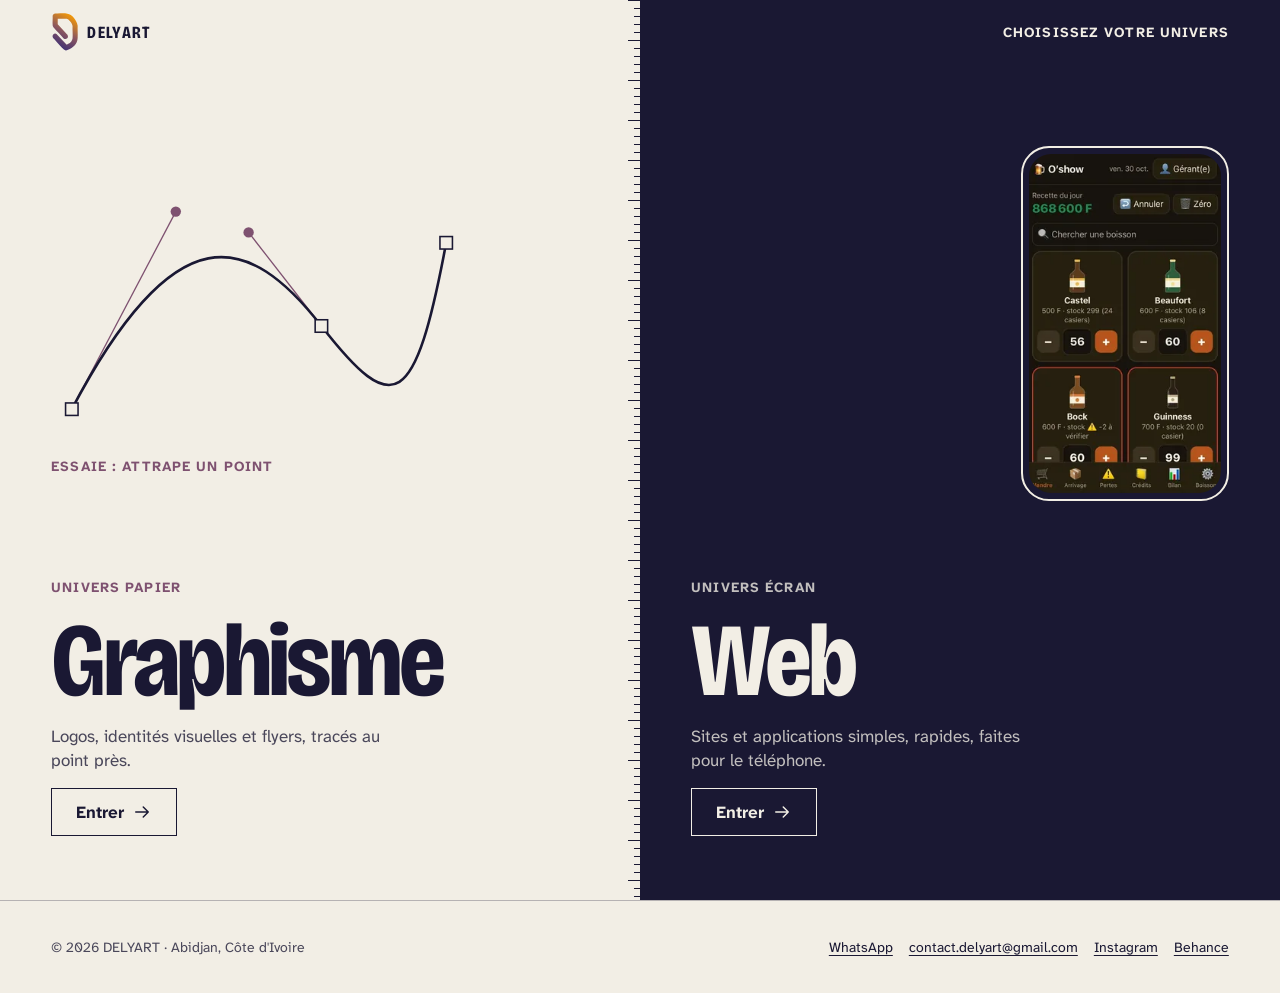
<file: index.html>
<!DOCTYPE html>
<html lang="fr">
<head>
<meta charset="utf-8">
<meta name="viewport" content="width=device-width, initial-scale=1, viewport-fit=cover">
<title>DELYART | Graphisme & Web à Abidjan</title>
<meta name="description" content="DELYART : graphiste indépendant et web designer à Abidjan. Choisissez votre univers : Graphisme ou Web.">
<meta name="theme-color" content="#F2EEE5">
<link rel="canonical" href="https://delyart.jardelehouman.workers.dev/">
<meta property="og:url" content="https://delyart.jardelehouman.workers.dev/">
<meta property="og:type" content="website">
<meta property="og:title" content="DELYART | Graphisme & Web à Abidjan">
<meta property="og:description" content="DELYART : graphiste indépendant et web designer à Abidjan. Choisissez votre univers : Graphisme ou Web.">
<meta property="og:image" content="https://delyart.jardelehouman.workers.dev/images/og-delyart.png">
<meta property="og:locale" content="fr_FR">
<meta name="twitter:card" content="summary_large_image">
<link rel="icon" href="data:image/svg+xml,%3Csvg xmlns='http://www.w3.org/2000/svg' viewBox='72 19 125 178'%3E%3Cpath d='M102.07,73.11c12.36,13.34,24.79,26.56,36.85,40.17,3.7,4.18,8.59,7.4,8.88,13.95.49,10.96-11.99,16.38-19.38,9.33-13.54-16.47-30.19-31.14-43.66-47.47-2.96-3.59-4.96-6.02-5.36-11.09-1.07-13.63.85-28.84,0-42.63.72-6.32,5.83-9.79,11.35-10.4,16.41.7,33.51-.96,49.84-.03,24.06,1.37,47.76,30.69,50.43,55.71-.77,17.91,1.03,36.8.02,54.59-1.56,27.35-20.86,43.92-43.16,52.45-8.4,3.21-12.7,4.06-19.68-2.54-12.37-11.68-24.84-26.94-36.43-39.73-3.64-4.02-11.79-10.46-12.68-16.07-1.78-11.22,10.56-18.16,18.74-11.79,13.24,14.41,26.76,28.51,40.07,42.93.82.89,2.07,3.17,2.88,3.57,1.63.8,6.78-2.28,8.5-3.25,9.05-5.08,18.07-13.41,19.07-25.15,1.47-17.24-.99-36.95-.11-54.45-.77-10.3-17.38-31.85-26.86-31.85h-39.33v23.74Z' fill='%23F59A06'/%3E%3C/svg%3E">
<link rel="preload" href="assets/fonts/bricolage-grotesque-latin.woff2" as="font" type="font/woff2" crossorigin>
<link rel="preload" href="assets/fonts/atkinson-hyperlegible-next-latin.woff2" as="font" type="font/woff2" crossorigin>
<link rel="stylesheet" href="assets/delyart.css">
<!-- « js » = JavaScript actif ; « anim » = le visiteur accepte le mouvement. Sans eux, tout reste visible et statique. -->
<script src="assets/boot.js"></script>
<script src="assets/delyart.js" defer></script>
<script type="application/ld+json">{"@context": "https://schema.org", "@type": "ProfessionalService", "name": "DELYART", "description": "Graphiste indépendant et web designer à Abidjan : logos, identités visuelles, flyers, sites et applications.", "url": "https://delyart.jardelehouman.workers.dev/", "image": "https://delyart.jardelehouman.workers.dev/images/og-delyart.png", "email": "contact.delyart@gmail.com", "areaServed": "Côte d'Ivoire", "address": {"@type": "PostalAddress", "addressLocality": "Abidjan", "addressCountry": "CI"}, "sameAs": ["https://instagram.com/delyart", "https://behance.net/delyart"]}</script>
</head>
<body class="theme-papier accueil">
<a class="evitement" href="#univers">Aller au choix des univers</a>
<svg class="sprite" aria-hidden="true" focusable="false">
  <defs>
    <linearGradient id="g" gradientUnits="userSpaceOnUse" x1="185" y1="45" x2="100" y2="185">
      <stop offset="0" stop-color="#f59a06"/><stop offset=".5" stop-color="#8a5560"/><stop offset="1" stop-color="#342b78"/>
    </linearGradient>
    <path id="pD" fill="url(#g)" d="M102.07,73.11c12.36,13.34,24.79,26.56,36.85,40.17,3.7,4.18,8.59,7.4,8.88,13.95.49,10.96-11.99,16.38-19.38,9.33-13.54-16.47-30.19-31.14-43.66-47.47-2.96-3.59-4.96-6.02-5.36-11.09-1.07-13.63.85-28.84,0-42.63.72-6.32,5.83-9.79,11.35-10.4,16.41.7,33.51-.96,49.84-.03,24.06,1.37,47.76,30.69,50.43,55.71-.77,17.91,1.03,36.8.02,54.59-1.56,27.35-20.86,43.92-43.16,52.45-8.4,3.21-12.7,4.06-19.68-2.54-12.37-11.68-24.84-26.94-36.43-39.73-3.64-4.02-11.79-10.46-12.68-16.07-1.78-11.22,10.56-18.16,18.74-11.79,13.24,14.41,26.76,28.51,40.07,42.93.82.89,2.07,3.17,2.88,3.57,1.63.8,6.78-2.28,8.5-3.25,9.05-5.08,18.07-13.41,19.07-25.15,1.47-17.24-.99-36.95-.11-54.45-.77-10.3-17.38-31.85-26.86-31.85h-39.33v23.74Z"/>
    <g id="pNib">
      <path fill="url(#g)" d="M51.86,104.36c1.7-9.09,1.52-17.34-1.26-26.14.98-.2,1.34.11,2.08.64,1.08.78,9.54,11.58,10.46,13.14,1.22,2.08-.98,4.6,1.31,6.56,5.69,4.89,9.6-8.39.76-7l-11.73-15.34c.35-1.76,4.32,1.06,5.24,1.44,4.13,1.71,8.73,3.45,13.13,4.04,1.46.2,4.91-.38,5.73.49l5.14,21.08c-.08.84-1.09,1.66-1.65,2.23-1.03,1.05-9.55,8.47-10.19,8.58-1.32.22-3.21-2.11-4.52-2.95-4.47-2.86-9.43-5.48-14.51-6.77Z"/>
      <path fill="#f59a06" d="M72.25,117.52c3.87-4.44,9.41-8.05,13.65-12.17,1.71-.55,2.18,1.89,3.38,2.87.22,1.32-13.19,12.75-15.19,14.19-1.01.59-3.05-3.38-2.88-4,.22-.46.73-.56,1.03-.9Z"/>
      <path fill="#f59a06" d="M51.71,75.86c-3.41,2.97-6.85-3.26-3.82-5.22,3.44-2.22,6.36,3.01,3.82,5.22Z"/>
    </g>
    <path id="pCurve" fill="#f29100" d="M39.99,134.46c1.19,1.22,5.12.07,5.65,4.36.75,6.1-7.19,6.86-8.45,1.97-.67-2.59,1.18-3.73,1-5.01-.11-.8-2.11-3.66-2.63-4.75-6.12-12.86-8.64-26.35-2.41-39.89l4.27-7.6-25.03,20.28-.77,4.16c-3.2,2.03-6.36-2.65-3.43-5.13,1.41-1.19,1.95-.17,3.1-.2,1.76-.05,24.54-19.58,28.22-22.39.83-.64,5.51-4.25,5.94-4.26,3.6,1.6-.81,3.64-2.28,5.1-12.31,12.27-14.33,27.85-7.76,44.31.68,1.7,3.57,8.03,4.57,9.05Z"/>
    <symbol id="i-fleche" viewBox="0 0 24 24"><path d="M4.5 12h15M13.5 6l6 6-6 6"/></symbol>
    <symbol id="i-bas" viewBox="0 0 24 24"><path d="M12 4.5v15M6 13.5l6 6 6-6"/></symbol>
    <symbol id="i-wa" viewBox="0 0 24 24"><path d="M20.25 11.75a8.25 8.25 0 0 1-12.2 7.24L3.75 20.25l1.3-4.1a8.25 8.25 0 1 1 15.2-4.4z"/><path d="M9 8.25c.2 3.4 3.35 6.55 6.75 6.75l.9-1.8-2.1-1.05-.9.9a3.9 3.9 0 0 1-2.7-2.7l.9-.9L10.8 7.35z"/></symbol>
    <symbol id="i-mail" viewBox="0 0 24 24"><path d="M3.75 6h16.5v12H3.75z"/><path d="M3.75 6.75 12 12.75l8.25-6"/></symbol>
    <symbol id="i-insta" viewBox="0 0 24 24"><path d="M8.25 3.75h7.5a4.5 4.5 0 0 1 4.5 4.5v7.5a4.5 4.5 0 0 1-4.5 4.5h-7.5a4.5 4.5 0 0 1-4.5-4.5v-7.5a4.5 4.5 0 0 1 4.5-4.5z"/><path d="M15.75 12a3.75 3.75 0 1 1-7.5 0 3.75 3.75 0 0 1 7.5 0zM17.25 6.75v0"/></symbol>
    <symbol id="i-be" viewBox="0 0 24 24"><path d="M3.75 6.75h4.5a2.63 2.63 0 0 1 0 5.25h-4.5zM3.75 12h5.25a2.63 2.63 0 0 1 0 5.25H3.75zM14.25 14.25h6a3 3 0 1 0-.9 2.15M15 8.25h4.5"/></symbol>
  </defs>
</svg>
<header class="entete">
  <div class="cadre entete-in">
    <a class="marque" href="index.html" aria-label="DELYART, retour à l'accueil"><svg viewBox="72 19 125 178" aria-hidden="true" focusable="false"><use href="#pD"/></svg><span>DELYART</span></a>
    <p class="indice-univers">Choisissez votre univers</p>
  </div>
</header>
<main id="univers" tabindex="-1">
  <h1 class="sr-only">DELYART, graphiste indépendant et web designer à Abidjan</h1>
  <div class="univers">
    <a class="cote cote-g theme-papier" href="graphisme.html">
      <span class="cote-visuel" aria-hidden="true">
        <svg class="bez-index" viewBox="0 0 400 260" focusable="false">
          <line class="poignee" x1="20" y1="230" x2="120" y2="40"/>
          <line class="poignee" x1="260" y1="150" x2="190" y2="60"/>
          <path class="courbe" pathLength="1" d="M20 230 C 120 40, 190 60, 260 150 S 350 230, 380 70"/>
          <rect class="ancre" x="14" y="224" width="12" height="12"/><rect class="ancre" x="254" y="144" width="12" height="12"/><rect class="ancre" x="374" y="64" width="12" height="12"/>
          <circle class="bout" cx="120" cy="40" r="5"/><circle class="bout" cx="190" cy="60" r="5"/>
        </svg>
      </span>
      <span class="cote-texte">
        <span class="etiquette">Univers papier</span>
        <span class="cote-titre" role="heading" aria-level="2">Graphisme</span>
        <span class="cote-desc">Logos, identités visuelles et flyers, tracés au point près.</span>
        <span class="btn btn-trait">Entrer<svg class="ico" aria-hidden="true" focusable="false"><use href="#i-fleche"/></svg></span>
      </span>
    </a>
    <a class="cote cote-w theme-encre" href="web.html">
      <span class="cote-visuel" aria-hidden="true">
        <span class="mini-tel"><img src="images/mon-maquis-2-260.webp" width="260" height="443" alt="" decoding="async"></span>
      </span>
      <span class="cote-texte">
        <span class="etiquette">Univers écran</span>
        <span class="cote-titre" role="heading" aria-level="2">Web</span>
        <span class="cote-desc">Sites et applications simples, rapides, faites pour le téléphone.</span>
        <span class="btn btn-trait">Entrer<svg class="ico" aria-hidden="true" focusable="false"><use href="#i-fleche"/></svg></span>
      </span>
    </a>
  </div>
</main>
<footer class="pied theme-papier u-mt0">
  <div class="cadre pied-in">
    <p>© <span data-annee>2026</span> DELYART · Abidjan, Côte d'Ivoire</p>
    <ul>
      <li><a href="https://wa.me/2250757887372?text=Bonjour%2C%20j%27ai%20vu%20votre%20portfolio%20DELYART.%20Voici%20mon%20besoin%20%3A%20" target="_blank" rel="noopener">WhatsApp</a></li>
      <li><a href="mailto:contact.delyart@gmail.com">contact.delyart@gmail.com</a></li>
      <li><a href="https://instagram.com/delyart" target="_blank" rel="noopener">Instagram</a></li>
      <li><a href="https://behance.net/delyart" target="_blank" rel="noopener">Behance</a></li>
    </ul>
  </div>
</footer>
</body>
</html>
</file>
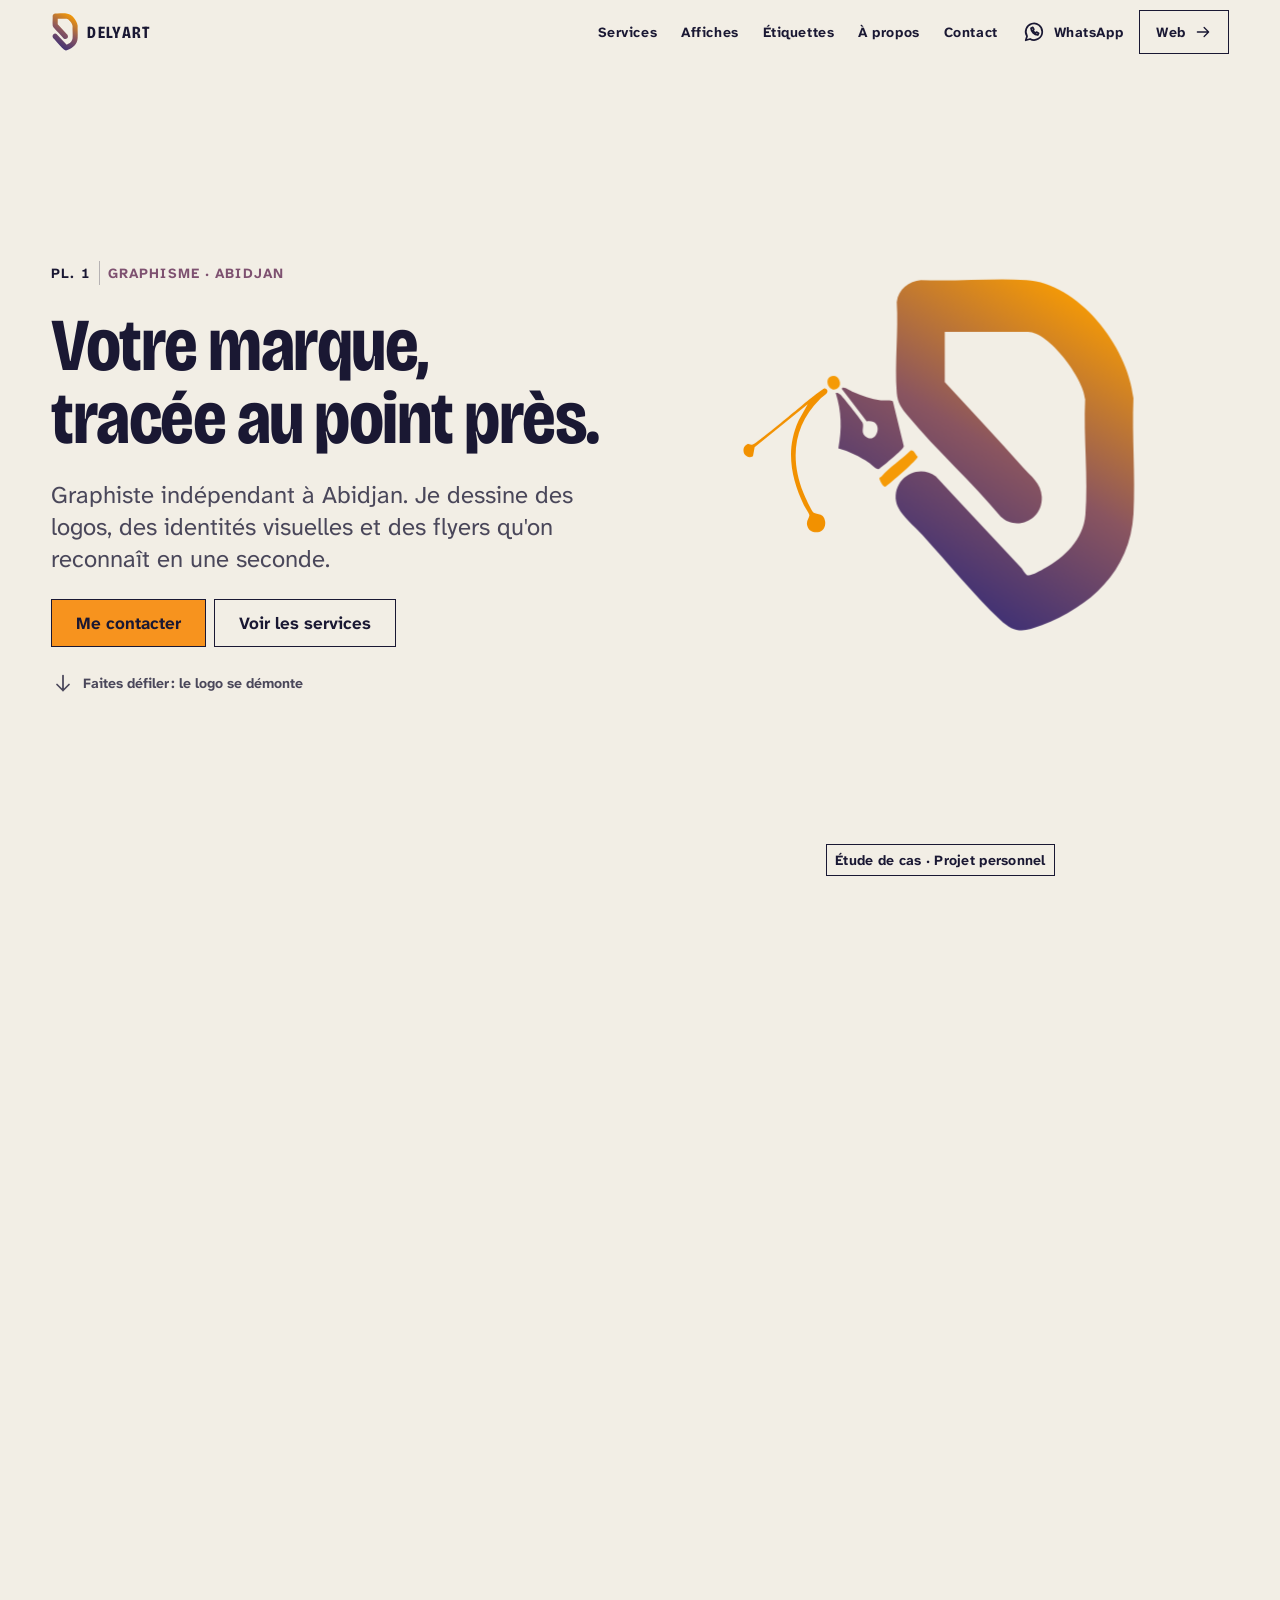
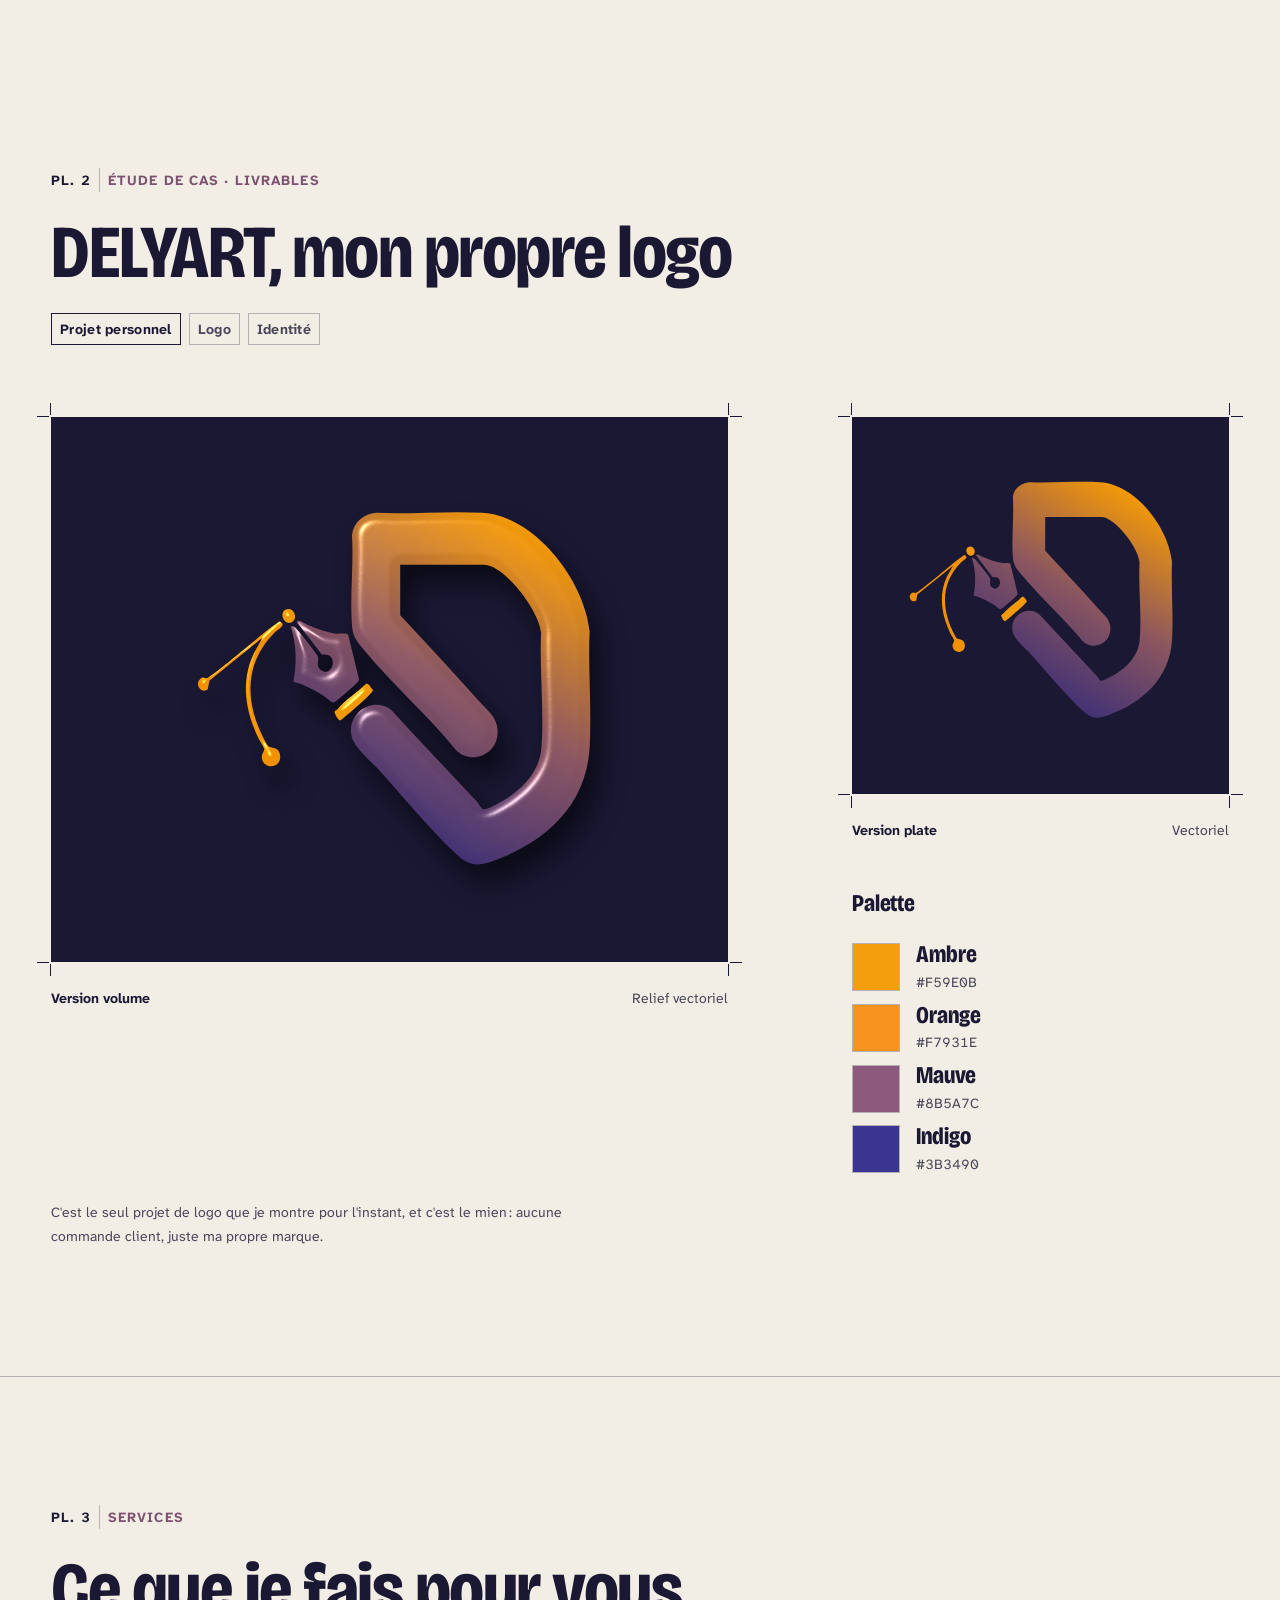
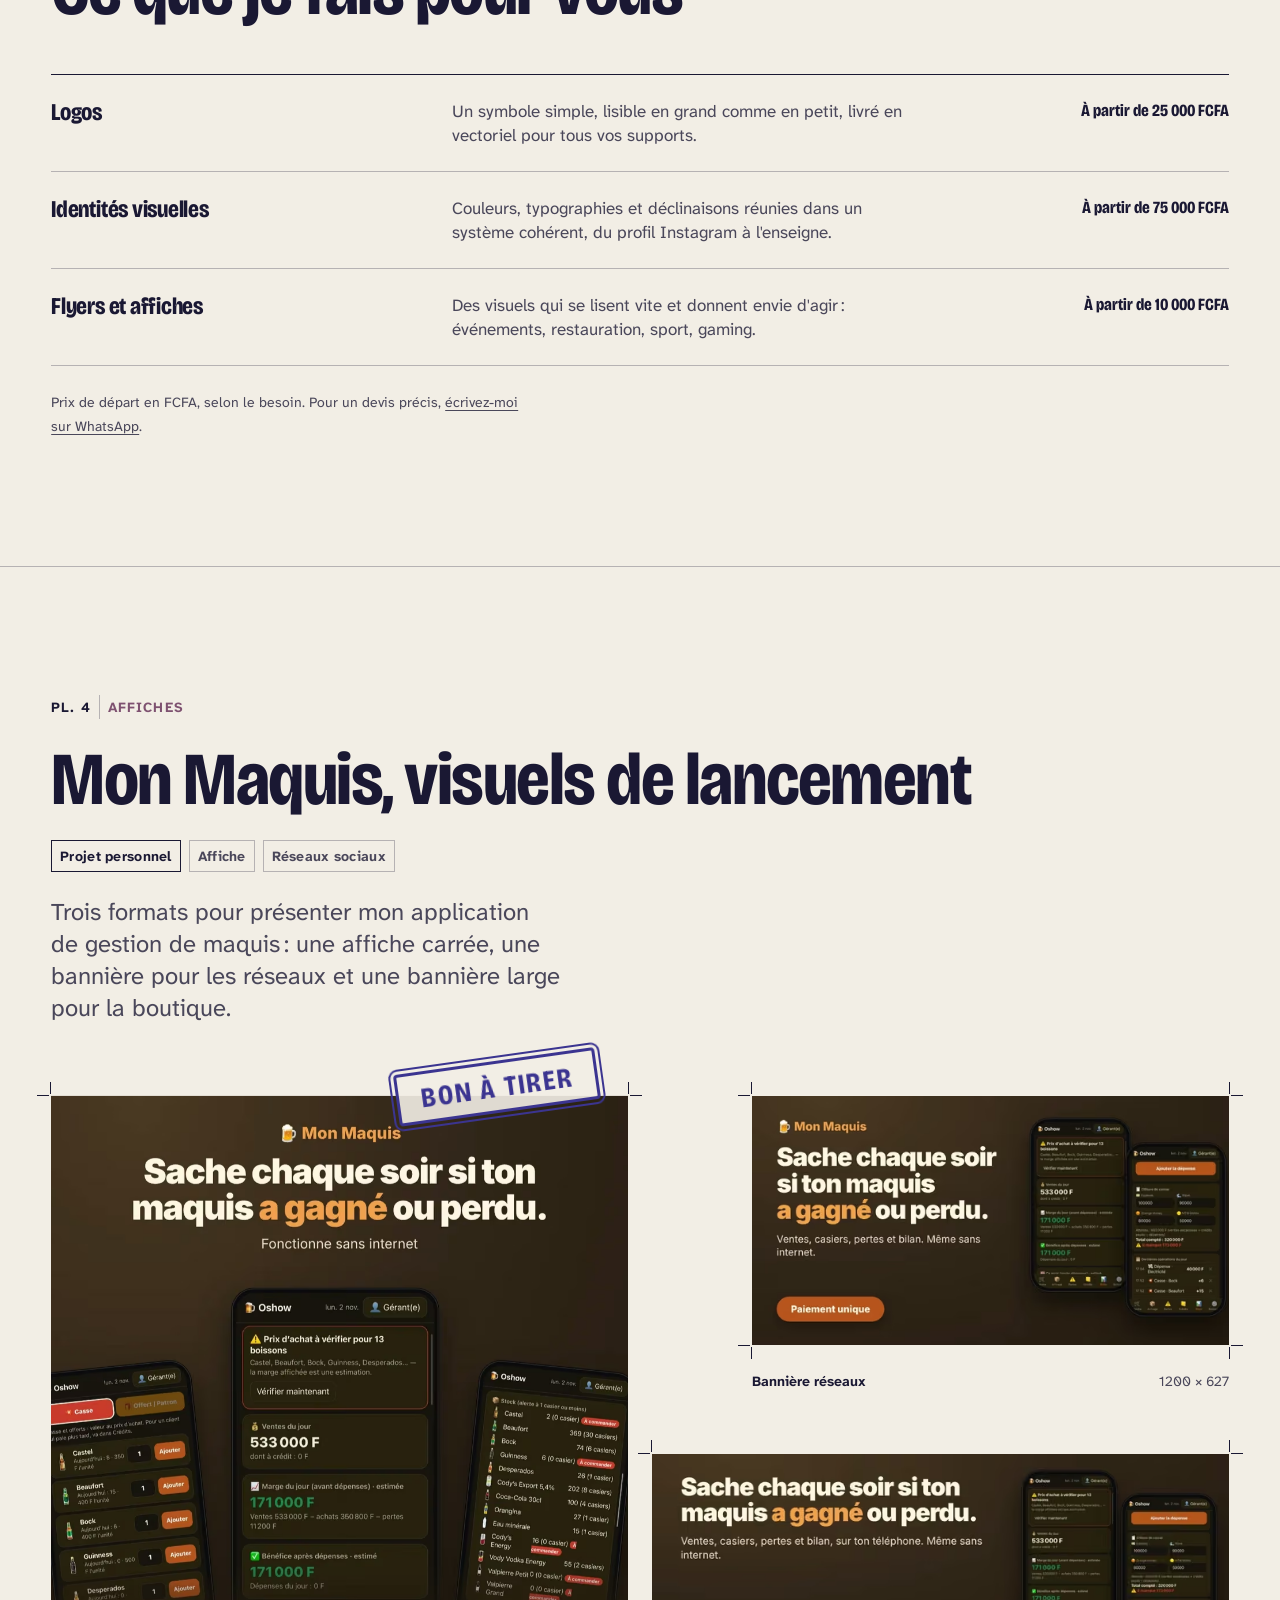
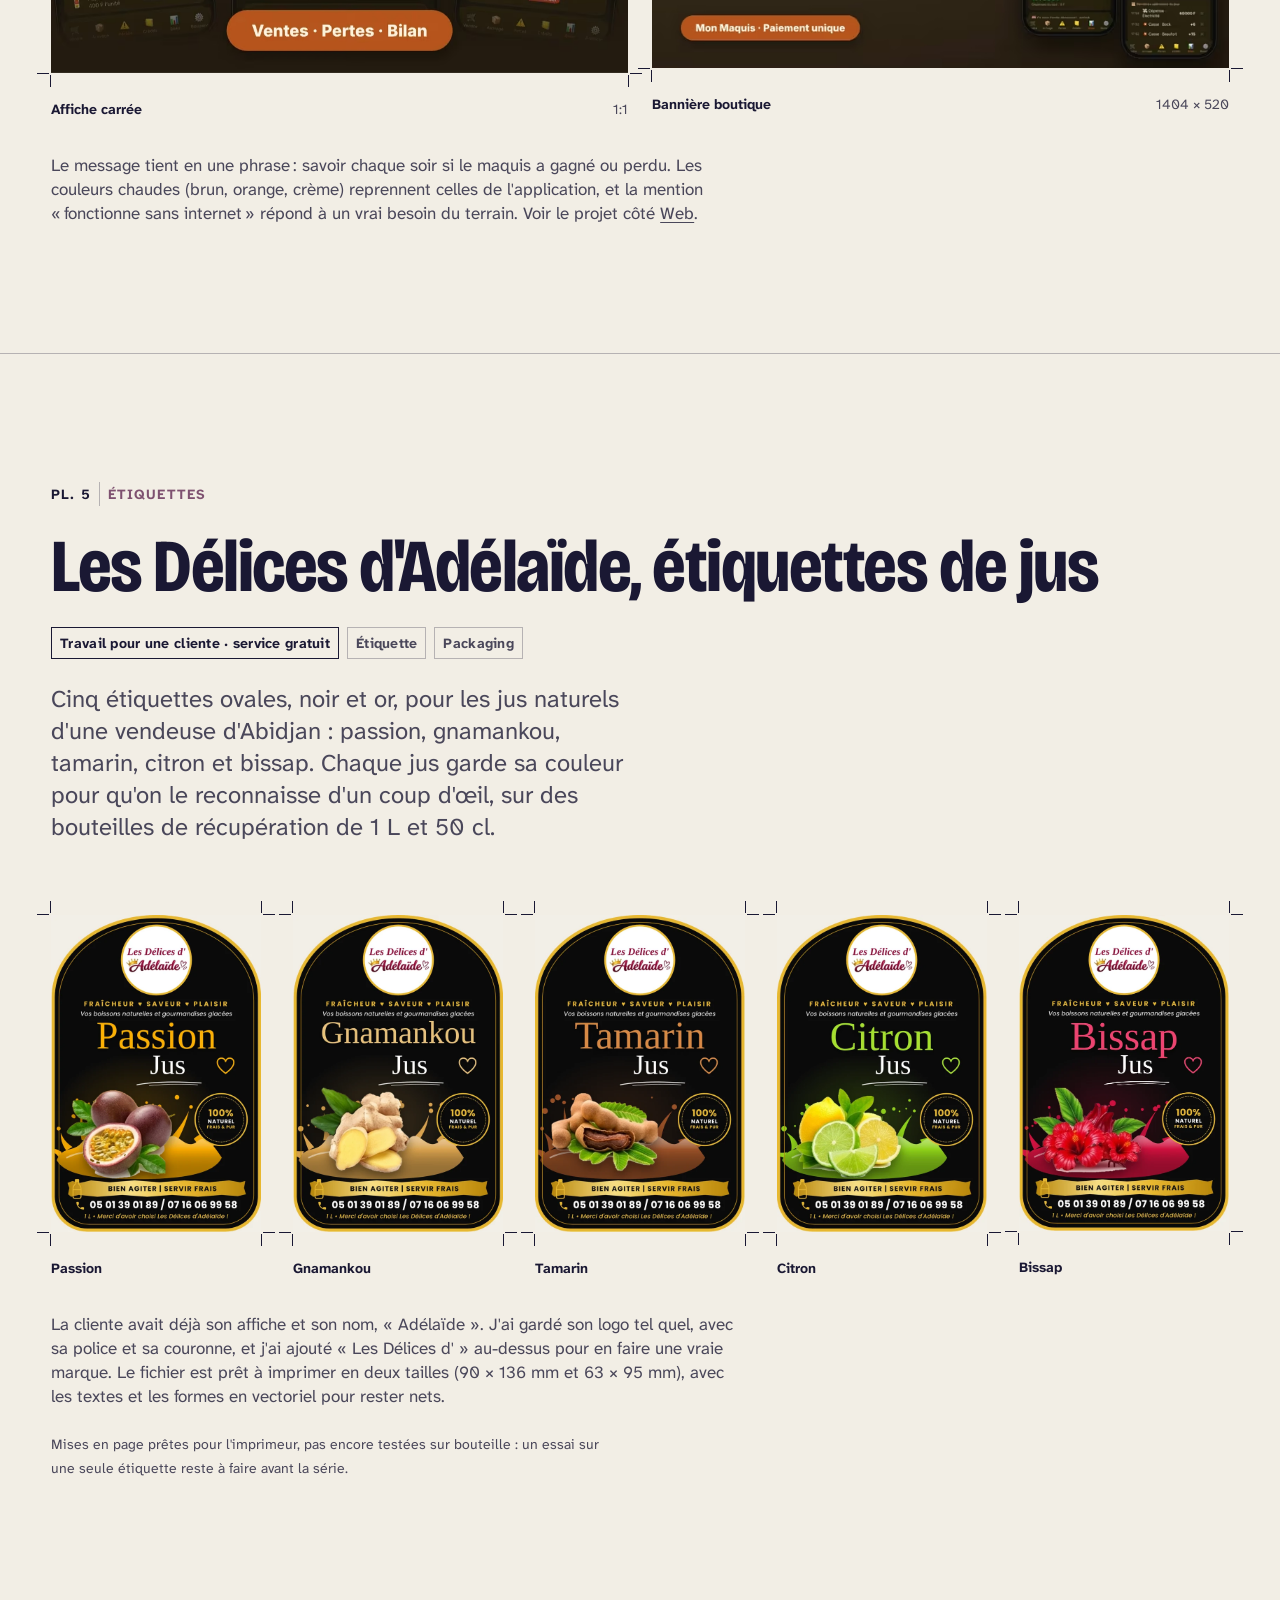
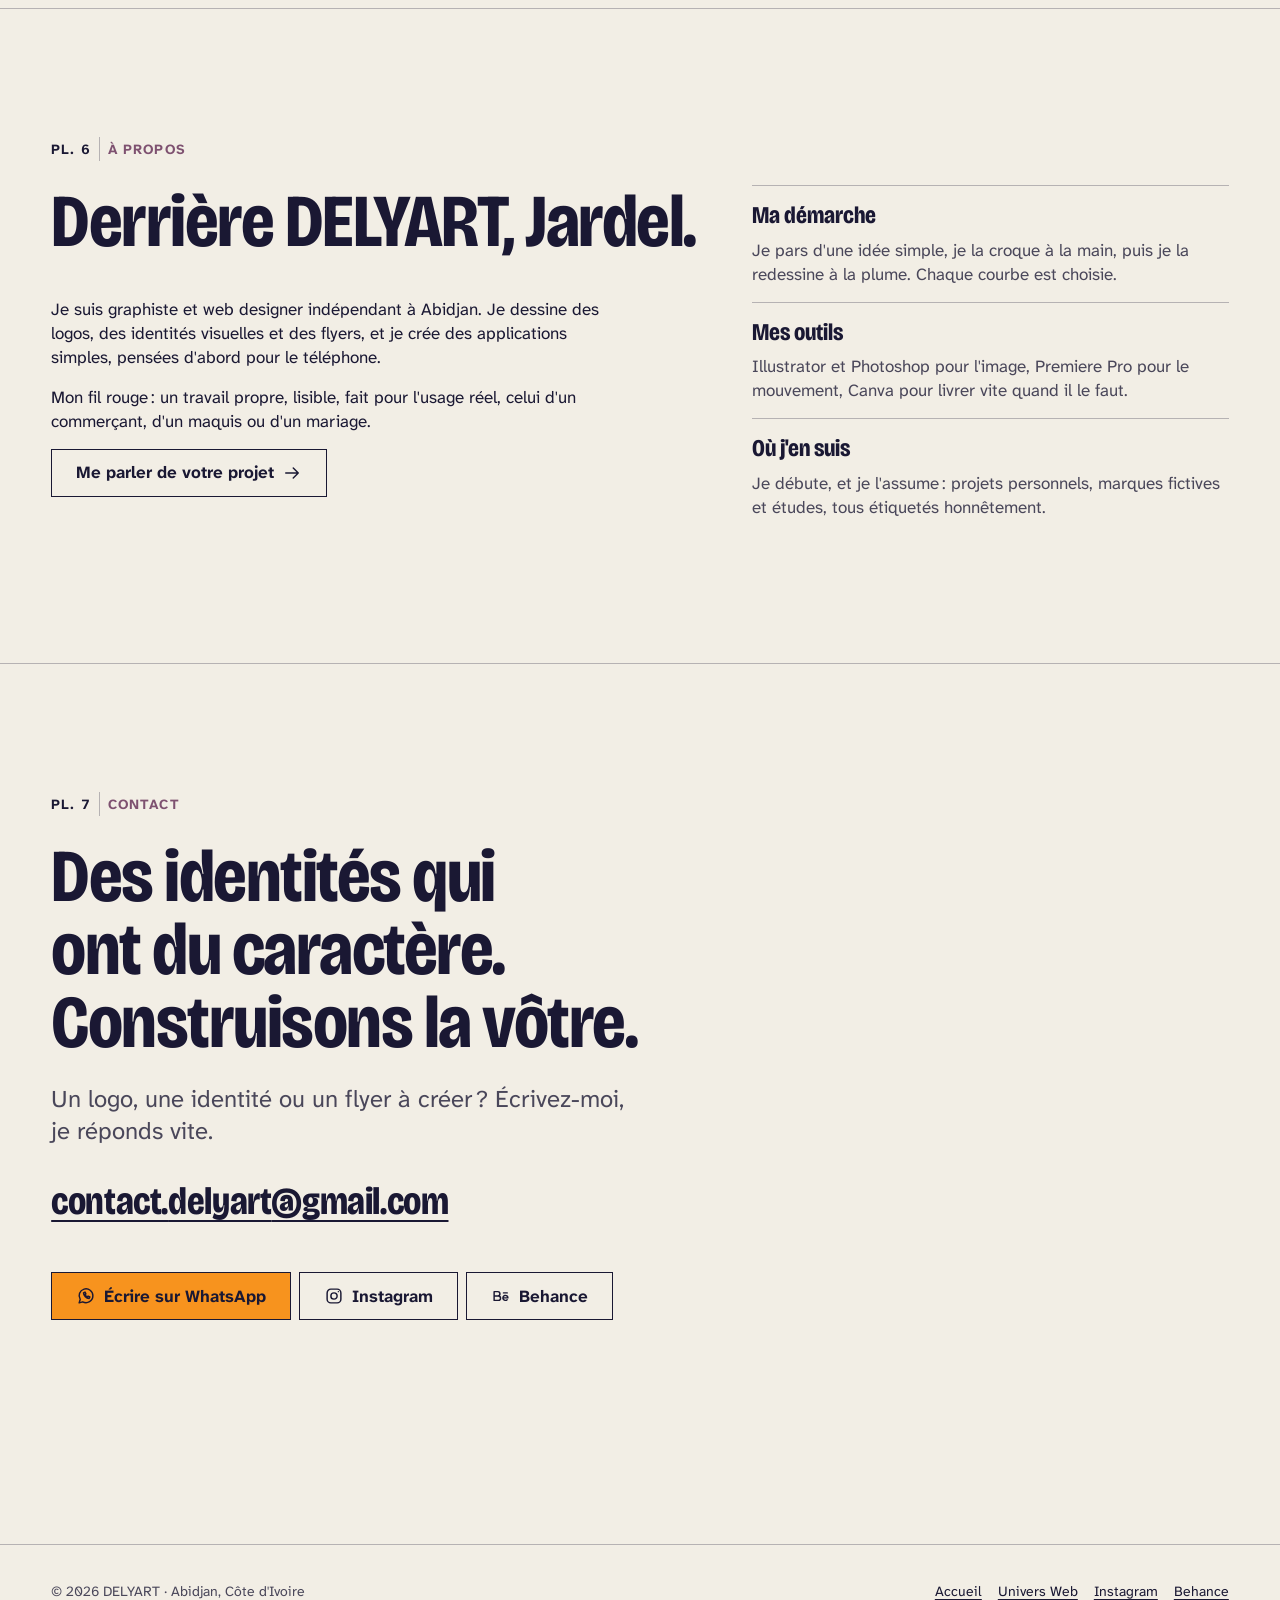
<file: graphisme.html>
<!DOCTYPE html>
<html lang="fr">
<head>
<meta charset="utf-8">
<meta name="viewport" content="width=device-width, initial-scale=1, viewport-fit=cover">
<title>Graphisme | DELYART</title>
<meta name="description" content="DELYART, graphiste indépendant à Abidjan : logos, identités visuelles et flyers. Étude de cas : le logo DELYART.">
<meta name="theme-color" content="#F2EEE5">
<link rel="canonical" href="https://delyart.jardelehouman.workers.dev/graphisme.html">
<meta property="og:url" content="https://delyart.jardelehouman.workers.dev/graphisme.html">
<meta property="og:type" content="website">
<meta property="og:title" content="Graphisme | DELYART">
<meta property="og:description" content="DELYART, graphiste indépendant à Abidjan : logos, identités visuelles et flyers. Étude de cas : le logo DELYART.">
<meta property="og:image" content="https://delyart.jardelehouman.workers.dev/images/og-delyart.png">
<meta property="og:locale" content="fr_FR">
<meta name="twitter:card" content="summary_large_image">
<link rel="icon" href="data:image/svg+xml,%3Csvg xmlns='http://www.w3.org/2000/svg' viewBox='72 19 125 178'%3E%3Cpath d='M102.07,73.11c12.36,13.34,24.79,26.56,36.85,40.17,3.7,4.18,8.59,7.4,8.88,13.95.49,10.96-11.99,16.38-19.38,9.33-13.54-16.47-30.19-31.14-43.66-47.47-2.96-3.59-4.96-6.02-5.36-11.09-1.07-13.63.85-28.84,0-42.63.72-6.32,5.83-9.79,11.35-10.4,16.41.7,33.51-.96,49.84-.03,24.06,1.37,47.76,30.69,50.43,55.71-.77,17.91,1.03,36.8.02,54.59-1.56,27.35-20.86,43.92-43.16,52.45-8.4,3.21-12.7,4.06-19.68-2.54-12.37-11.68-24.84-26.94-36.43-39.73-3.64-4.02-11.79-10.46-12.68-16.07-1.78-11.22,10.56-18.16,18.74-11.79,13.24,14.41,26.76,28.51,40.07,42.93.82.89,2.07,3.17,2.88,3.57,1.63.8,6.78-2.28,8.5-3.25,9.05-5.08,18.07-13.41,19.07-25.15,1.47-17.24-.99-36.95-.11-54.45-.77-10.3-17.38-31.85-26.86-31.85h-39.33v23.74Z' fill='%23F59A06'/%3E%3C/svg%3E">
<link rel="preload" href="assets/fonts/bricolage-grotesque-latin.woff2" as="font" type="font/woff2" crossorigin>
<link rel="preload" href="assets/fonts/atkinson-hyperlegible-next-latin.woff2" as="font" type="font/woff2" crossorigin>
<link rel="stylesheet" href="assets/delyart.css">
<!-- « js » = JavaScript actif ; « anim » = le visiteur accepte le mouvement. Sans eux, tout reste visible et statique. -->
<script src="assets/boot.js"></script>
<script src="assets/delyart.js" defer></script>
<script type="application/ld+json">{"@context": "https://schema.org", "@type": "WebPage", "name": "Graphisme", "url": "https://delyart.jardelehouman.workers.dev/graphisme.html", "inLanguage": "fr", "isPartOf": {"@type": "WebSite", "name": "DELYART", "url": "https://delyart.jardelehouman.workers.dev/"}, "about": {"@type": "ProfessionalService", "name": "DELYART", "email": "contact.delyart@gmail.com", "address": {"@type": "PostalAddress", "addressLocality": "Abidjan", "addressCountry": "CI"}}, "breadcrumb": {"@type": "BreadcrumbList", "itemListElement": [{"@type": "ListItem", "position": 1, "name": "Accueil", "item": "https://delyart.jardelehouman.workers.dev/"}, {"@type": "ListItem", "position": 2, "name": "Graphisme", "item": "https://delyart.jardelehouman.workers.dev/graphisme.html"}]}}</script>
</head>
<body class="theme-papier graphisme">
<a class="evitement" href="#contenu">Aller au contenu</a>
<svg class="sprite" aria-hidden="true" focusable="false">
  <defs>
    <linearGradient id="g" gradientUnits="userSpaceOnUse" x1="185" y1="45" x2="100" y2="185">
      <stop offset="0" stop-color="#f59a06"/><stop offset=".5" stop-color="#8a5560"/><stop offset="1" stop-color="#342b78"/>
    </linearGradient>
    <path id="pD" fill="url(#g)" d="M102.07,73.11c12.36,13.34,24.79,26.56,36.85,40.17,3.7,4.18,8.59,7.4,8.88,13.95.49,10.96-11.99,16.38-19.38,9.33-13.54-16.47-30.19-31.14-43.66-47.47-2.96-3.59-4.96-6.02-5.36-11.09-1.07-13.63.85-28.84,0-42.63.72-6.32,5.83-9.79,11.35-10.4,16.41.7,33.51-.96,49.84-.03,24.06,1.37,47.76,30.69,50.43,55.71-.77,17.91,1.03,36.8.02,54.59-1.56,27.35-20.86,43.92-43.16,52.45-8.4,3.21-12.7,4.06-19.68-2.54-12.37-11.68-24.84-26.94-36.43-39.73-3.64-4.02-11.79-10.46-12.68-16.07-1.78-11.22,10.56-18.16,18.74-11.79,13.24,14.41,26.76,28.51,40.07,42.93.82.89,2.07,3.17,2.88,3.57,1.63.8,6.78-2.28,8.5-3.25,9.05-5.08,18.07-13.41,19.07-25.15,1.47-17.24-.99-36.95-.11-54.45-.77-10.3-17.38-31.85-26.86-31.85h-39.33v23.74Z"/>
    <g id="pNib">
      <path fill="url(#g)" d="M51.86,104.36c1.7-9.09,1.52-17.34-1.26-26.14.98-.2,1.34.11,2.08.64,1.08.78,9.54,11.58,10.46,13.14,1.22,2.08-.98,4.6,1.31,6.56,5.69,4.89,9.6-8.39.76-7l-11.73-15.34c.35-1.76,4.32,1.06,5.24,1.44,4.13,1.71,8.73,3.45,13.13,4.04,1.46.2,4.91-.38,5.73.49l5.14,21.08c-.08.84-1.09,1.66-1.65,2.23-1.03,1.05-9.55,8.47-10.19,8.58-1.32.22-3.21-2.11-4.52-2.95-4.47-2.86-9.43-5.48-14.51-6.77Z"/>
      <path fill="#f59a06" d="M72.25,117.52c3.87-4.44,9.41-8.05,13.65-12.17,1.71-.55,2.18,1.89,3.38,2.87.22,1.32-13.19,12.75-15.19,14.19-1.01.59-3.05-3.38-2.88-4,.22-.46.73-.56,1.03-.9Z"/>
      <path fill="#f59a06" d="M51.71,75.86c-3.41,2.97-6.85-3.26-3.82-5.22,3.44-2.22,6.36,3.01,3.82,5.22Z"/>
    </g>
    <path id="pCurve" fill="#f29100" d="M39.99,134.46c1.19,1.22,5.12.07,5.65,4.36.75,6.1-7.19,6.86-8.45,1.97-.67-2.59,1.18-3.73,1-5.01-.11-.8-2.11-3.66-2.63-4.75-6.12-12.86-8.64-26.35-2.41-39.89l4.27-7.6-25.03,20.28-.77,4.16c-3.2,2.03-6.36-2.65-3.43-5.13,1.41-1.19,1.95-.17,3.1-.2,1.76-.05,24.54-19.58,28.22-22.39.83-.64,5.51-4.25,5.94-4.26,3.6,1.6-.81,3.64-2.28,5.1-12.31,12.27-14.33,27.85-7.76,44.31.68,1.7,3.57,8.03,4.57,9.05Z"/>
    <symbol id="i-fleche" viewBox="0 0 24 24"><path d="M4.5 12h15M13.5 6l6 6-6 6"/></symbol>
    <symbol id="i-bas" viewBox="0 0 24 24"><path d="M12 4.5v15M6 13.5l6 6 6-6"/></symbol>
    <symbol id="i-wa" viewBox="0 0 24 24"><path d="M20.25 11.75a8.25 8.25 0 0 1-12.2 7.24L3.75 20.25l1.3-4.1a8.25 8.25 0 1 1 15.2-4.4z"/><path d="M9 8.25c.2 3.4 3.35 6.55 6.75 6.75l.9-1.8-2.1-1.05-.9.9a3.9 3.9 0 0 1-2.7-2.7l.9-.9L10.8 7.35z"/></symbol>
    <symbol id="i-mail" viewBox="0 0 24 24"><path d="M3.75 6h16.5v12H3.75z"/><path d="M3.75 6.75 12 12.75l8.25-6"/></symbol>
    <symbol id="i-insta" viewBox="0 0 24 24"><path d="M8.25 3.75h7.5a4.5 4.5 0 0 1 4.5 4.5v7.5a4.5 4.5 0 0 1-4.5 4.5h-7.5a4.5 4.5 0 0 1-4.5-4.5v-7.5a4.5 4.5 0 0 1 4.5-4.5z"/><path d="M15.75 12a3.75 3.75 0 1 1-7.5 0 3.75 3.75 0 0 1 7.5 0zM17.25 6.75v0"/></symbol>
    <symbol id="i-be" viewBox="0 0 24 24"><path d="M3.75 6.75h4.5a2.63 2.63 0 0 1 0 5.25h-4.5zM3.75 12h5.25a2.63 2.63 0 0 1 0 5.25H3.75zM14.25 14.25h6a3 3 0 1 0-.9 2.15M15 8.25h4.5"/></symbol>
  </defs>
</svg>
<header class="entete">
  <div class="cadre entete-in">
    <a class="marque" href="index.html" aria-label="DELYART, retour à l'accueil"><svg viewBox="72 19 125 178" aria-hidden="true" focusable="false"><use href="#pD"/></svg><span>DELYART</span></a>
    <nav aria-label="Navigation principale">
      <ul class="nav">
        <li><a class="nav-sec" href="#services">Services</a></li><li><a class="nav-sec" href="#affiches">Affiches</a></li><li><a class="nav-sec" href="#etiquettes">Étiquettes</a></li><li><a class="nav-sec" href="#apropos">À propos</a></li><li><a class="nav-sec" href="#contact">Contact</a></li>
        <li><a class="nav-wa" href="https://wa.me/2250757887372?text=Bonjour%2C%20j%27ai%20vu%20votre%20portfolio%20DELYART%20%28Graphisme%29.%20J%27aimerais%20discuter%20d%27un%20projet%20%3A%20logo%2C%20identit%C3%A9%20visuelle%20ou%20flyer.%20Voici%20mon%20besoin%20%3A%20" target="_blank" rel="noopener"><svg class="ico" aria-hidden="true" focusable="false"><use href="#i-wa"/></svg><span>WhatsApp</span></a></li>
        <li><a class="bascule" href="web.html">Web<svg class="ico" aria-hidden="true" focusable="false"><use href="#i-fleche"/></svg></a></li>
      </ul>
    </nav>
  </div>
</header>
<main id="contenu" tabindex="-1">

  <!-- SCÈNE SIGNATURE : « le logo qui se démonte ».
       Les seuils des étapes (en part de défilement, de 0 à 1) sont dans data-seuils.
       Pour changer un texte, modifie simplement les <li> ci-dessous. -->
  <section class="scene scene-logo" id="logo" data-scene data-seuils="0.08,0.27,0.45,0.62,0.78,0.9" aria-labelledby="t-h1">
    <div class="scene-stage cadre grille">
      <div class="scene-texte">
        <div class="intro">
          <p class="etiquette"><span class="planche">Pl. 1</span> Graphisme · Abidjan</p>
          <h1 class="titre-h1" id="t-h1">Votre marque, tracée au point près.</h1>
          <p class="chapo">Graphiste indépendant à Abidjan. Je dessine des logos, des identités visuelles et des flyers qu'on reconnaît en une seconde.</p>
          <p class="actions"><a class="btn btn-plein" href="#contact">Me contacter</a><a class="btn btn-trait" href="#services">Voir les services</a></p>
          <p class="indice" aria-hidden="true"><svg class="ico" aria-hidden="true" focusable="false"><use href="#i-bas"/></svg>Faites défiler : le logo se démonte</p>
        </div>
        <ol class="etapes" aria-label="Le logo DELYART, pièce par pièce">
          <li data-n="1"><p class="etiquette"><span class="planche">1/5</span> Au premier regard</p><p>Un D stylisé, simple, lisible même tout petit sur un profil Instagram. C'est le signe qu'on retient en une seconde.</p></li>
          <li data-n="2"><p class="etiquette"><span class="planche">2/5</span> L'éléphant caché</p><p>L'intérieur du D évoque une tête d'éléphant. C'est mon ivoirité, cachée dans la lettre.</p><p class="texte-doux">La Côte d'Ivoire doit son nom à l'ivoire, les défenses d'éléphant. Force, mémoire, patience : ce que je veux mettre dans chaque tracé.</p></li>
          <li data-n="3"><p class="etiquette"><span class="planche">3/5</span> Se salir les mains</p><p>Les couleurs sont mélangées et nuancées, comme une palette passée entre les doigts : un artiste se salit les mains pour un rendu impeccable.</p></li>
          <li data-n="4"><p class="etiquette"><span class="planche">4/5</span> La plume</p><p>Une plume à encre et une courbe avec ses poignées : l'outil Plume d'Illustrator, celui qui trace point par point.</p><p class="texte-doux">La tradition de l'encre et la précision du vectoriel, dans le même signe.</p></li>
          <li data-n="5"><p class="etiquette"><span class="planche">5/5</span> Le travail fini</p><p>Une seule partie reste en orange uni : le travail fini, net, sans tache. Cet orange rappelle aussi celui du drapeau ivoirien.</p></li>
          <li data-n="6"><p class="etiquette">Recomposé</p><p>Simple en apparence, avec plusieurs lectures pour qui prend le temps de regarder.</p></li>
        </ol>
      </div>
      <figure class="scene-visuel">
        <svg class="logo-svg" viewBox="-36 2 272 210" role="img" aria-labelledby="t-logo" focusable="false">
          <title id="t-logo">Logo DELYART : un D aux couleurs mélangées, une plume à encre et une courbe de Bézier en orange uni</title>
          <g class="piece piece-d"><path class="coupes" d="M61 15h7M68 8v7M208 15h-7M201 8v7M61 201h7M68 208v-7M208 201h-7M201 208v-7"/><use href="#pD"/><path class="trace trace-d" pathLength="1" d="M102.07,73.11c12.36,13.34,24.79,26.56,36.85,40.17,3.7,4.18,8.59,7.4,8.88,13.95.49,10.96-11.99,16.38-19.38,9.33-13.54-16.47-30.19-31.14-43.66-47.47-2.96-3.59-4.96-6.02-5.36-11.09-1.07-13.63.85-28.84,0-42.63.72-6.32,5.83-9.79,11.35-10.4,16.41.7,33.51-.96,49.84-.03,24.06,1.37,47.76,30.69,50.43,55.71-.77,17.91,1.03,36.8.02,54.59-1.56,27.35-20.86,43.92-43.16,52.45-8.4,3.21-12.7,4.06-19.68-2.54-12.37-11.68-24.84-26.94-36.43-39.73-3.64-4.02-11.79-10.46-12.68-16.07-1.78-11.22,10.56-18.16,18.74-11.79,13.24,14.41,26.76,28.51,40.07,42.93.82.89,2.07,3.17,2.88,3.57,1.63.8,6.78-2.28,8.5-3.25,9.05-5.08,18.07-13.41,19.07-25.15,1.47-17.24-.99-36.95-.11-54.45-.77-10.3-17.38-31.85-26.86-31.85h-39.33v23.74Z"/></g>
          <g class="piece piece-plume"><path class="coupes" d="M35 65h7M42 58v7M101 65h-7M94 58v7M35 128h7M42 135v-7M101 128h-7M94 135v-7"/><use href="#pNib"/></g>
          <g class="piece piece-courbe"><path class="coupes" d="M-1 74h7M6 67v7M67 74h-7M60 67v7M-1 150h7M6 157v-7M67 150h-7M60 157v-7"/>
            <use class="courbe-fantome" href="#pCurve"/>
            <use class="courbe-pleine" href="#pCurve"/>
            <g class="constr">
              <line x1="43" y1="84" x2="13" y2="105"/><line x1="40" y1="139" x2="27" y2="124"/>
              <path class="trace trace-c" pathLength="1" d="M43 84C24 98 22 123 40 139"/>
              <circle cx="13" cy="105" r="2.2"/><circle cx="27" cy="124" r="2.2"/>
              <rect x="40.5" y="81.5" width="5" height="5"/><rect x="37.5" y="136.5" width="5" height="5"/>
            </g>
          </g>
          <g class="nuancier">
            <rect x="214" y="44" width="16" height="16" class="f-ambre"/><rect x="214" y="70" width="16" height="16" class="f-orange"/>
            <rect x="214" y="96" width="16" height="16" class="f-mauve"/><rect x="214" y="122" width="16" height="16" class="f-indigo"/>
          </g>
        </svg>
        <figcaption><span class="mention mention-forte">Étude de cas · Projet personnel</span></figcaption>
      </figure>
    </div>
  </section>

  <section class="section" id="projet" aria-labelledby="t-projet">
    <div class="cadre grille">
      <p class="etiquette"><span class="planche">Pl. 2</span> Étude de cas · Livrables</p>
      <h2 class="titre masque" id="t-projet">DELYART, mon propre logo</h2>
      <div class="mentions"><span class="mention mention-forte">Projet personnel</span><span class="mention">Logo</span><span class="mention">Identité</span></div>
      <div class="grille livrables u-p0">
        <figure class="livre-3d">
          <!-- Version volume : le même dessin que la version plate (mêmes tracés), avec ombre et relief calculés en SVG. -->
          <div class="repere livre-volume"><svg viewBox="-62 -20 318 256" role="img" aria-labelledby="t-vol" focusable="false">
            <title id="t-vol">Logo DELYART en version volume : le D, la plume et la courbe avec ombre portée et relief</title>
            <defs>
              <filter id="relief" x="-20%" y="-20%" width="140%" height="150%" color-interpolation-filters="sRGB">
                <feGaussianBlur in="SourceAlpha" stdDeviation="2.2" result="b"/>
                <feSpecularLighting in="b" surfaceScale="5" specularConstant=".85" specularExponent="22" lighting-color="#fff6e0" result="s"><fePointLight x="-40" y="-60" z="130"/></feSpecularLighting>
                <feComposite in="s" in2="SourceAlpha" operator="in" result="s2"/>
                <feComposite in="SourceGraphic" in2="s2" operator="arithmetic" k1="0" k2="1" k3=".75" k4="0" result="lit"/>
                <feDropShadow in="lit" dx="5" dy="9" stdDeviation="6" flood-color="#000" flood-opacity=".55"/>
              </filter>
            </defs>
            <g filter="url(#relief)"><use href="#pD"/><use href="#pNib"/><use href="#pCurve"/></g>
          </svg></div>
          <figcaption class="legende"><b>Version volume</b><span>Relief vectoriel</span></figcaption>
        </figure>
        <figure class="livre-plat-fig">
          <div class="repere livre-plat"><svg viewBox="-4 8 206 206" aria-hidden="true" focusable="false"><use href="#pD"/><use href="#pNib"/><use href="#pCurve"/></svg></div>
          <figcaption class="legende"><b>Version plate</b><span>Vectoriel</span></figcaption>
        </figure>
        <div class="livre-nuances">
          <h3 class="sous-titre u-mt0">Palette</h3>
          <ul class="nuances">
            <li><i class="sw-ambre"></i><span><b>Ambre</b><small>#F59E0B</small></span></li>
            <li><i class="sw-orange"></i><span><b>Orange</b><small>#F7931E</small></span></li>
            <li><i class="sw-mauve"></i><span><b>Mauve</b><small>#8B5A7C</small></span></li>
            <li><i class="sw-indigo"></i><span><b>Indigo</b><small>#3B3490</small></span></li>
          </ul>
        </div>
      </div>
      <p class="demo-note">C'est le seul projet de logo que je montre pour l'instant, et c'est le mien : aucune commande client, juste ma propre marque.</p>
    </div>
  </section>

  <section class="section" id="services" aria-labelledby="t-services">
    <div class="cadre grille">
      <p class="etiquette"><span class="planche">Pl. 3</span> Services</p>
      <h2 class="titre masque" id="t-services">Ce que je fais pour vous</h2>
      <ul class="tarifs">
        <li><h3>Logos</h3><p>Un symbole simple, lisible en grand comme en petit, livré en vectoriel pour tous vos supports.</p><span class="prix">À partir de 25 000 FCFA</span></li>
        <li><h3>Identités visuelles</h3><p>Couleurs, typographies et déclinaisons réunies dans un système cohérent, du profil Instagram à l'enseigne.</p><span class="prix">À partir de 75 000 FCFA</span></li>
        <li><h3>Flyers et affiches</h3><p>Des visuels qui se lisent vite et donnent envie d'agir : événements, restauration, sport, gaming.</p><span class="prix">À partir de 10 000 FCFA</span></li>
      </ul>
      <p class="note-prix">Prix de départ en FCFA, selon le besoin. Pour un devis précis, <a href="https://wa.me/2250757887372?text=Bonjour%2C%20j%27ai%20vu%20votre%20portfolio%20DELYART%20%28Graphisme%29.%20J%27aimerais%20discuter%20d%27un%20projet%20%3A%20logo%2C%20identit%C3%A9%20visuelle%20ou%20flyer.%20Voici%20mon%20besoin%20%3A%20" target="_blank" rel="noopener">écrivez-moi sur WhatsApp</a>.</p>
    </div>
  </section>

  <section class="section" id="affiches" aria-labelledby="t-affiches">
    <div class="cadre grille">
      <p class="etiquette"><span class="planche">Pl. 4</span> Affiches</p>
      <h2 class="titre masque" id="t-affiches">Mon Maquis, visuels de lancement</h2>
      <div class="mentions"><span class="mention mention-forte">Projet personnel</span><span class="mention">Affiche</span><span class="mention">Réseaux sociaux</span></div>
      <p class="chapo u-mt3">Trois formats pour présenter mon application de gestion de maquis : une affiche carrée, une bannière pour les réseaux et une bannière large pour la boutique.</p>
      <div class="grille affiches u-p0">
        <figure class="aff-carre"><div class="repere"><picture><source type="image/avif" srcset="images/affiche-mon-maquis-carre-500.avif 500w, images/affiche-mon-maquis-carre.avif 1000w" sizes="(min-width: 64rem) 45vw, 100vw"><img src="images/affiche-mon-maquis-carre.webp" srcset="images/affiche-mon-maquis-carre-500.webp 500w, images/affiche-mon-maquis-carre.webp 1000w" sizes="(min-width: 64rem) 45vw, 100vw" width="1000" height="1000" alt="Affiche Mon Maquis : « Sache chaque soir si ton maquis a gagné ou perdu », trois écrans de l'application et le bouton Ventes, Pertes, Bilan" loading="lazy" decoding="async"></picture><span class="tampon" aria-hidden="true"><b>Bon à tirer</b></span></div><figcaption class="legende"><b>Affiche carrée</b><span>1:1</span></figcaption></figure>
        <figure class="aff-reseaux"><div class="repere"><picture><source type="image/avif" srcset="images/banniere-mon-maquis-reseaux-600.avif 600w, images/banniere-mon-maquis-reseaux.avif 1200w" sizes="(min-width: 64rem) 38vw, 100vw"><img src="images/banniere-mon-maquis-reseaux.webp" srcset="images/banniere-mon-maquis-reseaux-600.webp 600w, images/banniere-mon-maquis-reseaux.webp 1200w" sizes="(min-width: 64rem) 38vw, 100vw" width="1200" height="627" alt="Bannière Mon Maquis pour les réseaux sociaux : le message, deux écrans du bilan et le bouton Paiement unique" loading="lazy" decoding="async"></picture></div><figcaption class="legende"><b>Bannière réseaux</b><span>1200 × 627</span></figcaption></figure>
        <figure class="aff-large"><div class="repere"><picture><source type="image/avif" srcset="images/banniere-mon-maquis-large-700.avif 700w, images/banniere-mon-maquis-large.avif 1404w" sizes="(min-width: 64rem) 45vw, 100vw"><img src="images/banniere-mon-maquis-large.webp" srcset="images/banniere-mon-maquis-large-700.webp 700w, images/banniere-mon-maquis-large.webp 1404w" sizes="(min-width: 64rem) 45vw, 100vw" width="1404" height="520" alt="Bannière large Mon Maquis : le message, deux écrans du bilan et le bouton Mon Maquis, paiement unique" loading="lazy" decoding="async"></picture></div><figcaption class="legende"><b>Bannière boutique</b><span>1404 × 520</span></figcaption></figure>
      </div>
      <p class="texte-doux u-mt4">Le message tient en une phrase : savoir chaque soir si le maquis a gagné ou perdu. Les couleurs chaudes (brun, orange, crème) reprennent celles de l'application, et la mention « fonctionne sans internet » répond à un vrai besoin du terrain. Voir le projet côté <a href="web.html#projet">Web</a>.</p>
    </div>
  </section>

  <section class="section" id="etiquettes" aria-labelledby="t-etiquettes">
    <div class="cadre grille">
      <p class="etiquette"><span class="planche">Pl. 5</span> Étiquettes</p>
      <h2 class="titre masque" id="t-etiquettes">Les Délices d'Adélaïde, étiquettes de jus</h2>
      <div class="mentions"><span class="mention mention-forte">Travail pour une cliente · service gratuit</span><span class="mention">Étiquette</span><span class="mention">Packaging</span></div>
      <p class="chapo u-mt3">Cinq étiquettes ovales, noir et or, pour les jus naturels d'une vendeuse d'Abidjan : passion, gnamankou, tamarin, citron et bissap. Chaque jus garde sa couleur pour qu'on le reconnaisse d'un coup d'œil, sur des bouteilles de récupération de 1 L et 50 cl.</p>
      <div class="etiquettes-rang u-p0">
        <figure><div class="repere"><img src="images/etiquette-passion.webp" width="600" height="908" alt="Étiquette noir et or du jus Passion pour Les Délices d'Adélaïde : nom du jus, fruit sur une éclaboussure de couleur, sceau 100 % naturel" loading="lazy" decoding="async"></div><figcaption class="legende"><b>Passion</b></figcaption></figure>
        <figure><div class="repere"><img src="images/etiquette-gnamankou.webp" width="600" height="908" alt="Étiquette noir et or du jus Gnamankou pour Les Délices d'Adélaïde : nom du jus, fruit sur une éclaboussure de couleur, sceau 100 % naturel" loading="lazy" decoding="async"></div><figcaption class="legende"><b>Gnamankou</b></figcaption></figure>
        <figure><div class="repere"><img src="images/etiquette-tamarin.webp" width="600" height="908" alt="Étiquette noir et or du jus Tamarin pour Les Délices d'Adélaïde : nom du jus, fruit sur une éclaboussure de couleur, sceau 100 % naturel" loading="lazy" decoding="async"></div><figcaption class="legende"><b>Tamarin</b></figcaption></figure>
        <figure><div class="repere"><img src="images/etiquette-citron.webp" width="600" height="908" alt="Étiquette noir et or du jus Citron pour Les Délices d'Adélaïde : nom du jus, fruit sur une éclaboussure de couleur, sceau 100 % naturel" loading="lazy" decoding="async"></div><figcaption class="legende"><b>Citron</b></figcaption></figure>
        <figure><div class="repere"><img src="images/etiquette-bissap.webp" width="600" height="908" alt="Étiquette noir et or du jus Bissap pour Les Délices d'Adélaïde : nom du jus, fruit sur une éclaboussure de couleur, sceau 100 % naturel" loading="lazy" decoding="async"></div><figcaption class="legende"><b>Bissap</b></figcaption></figure>
      </div>
      <p class="texte-doux u-mt4">La cliente avait déjà son affiche et son nom, « Adélaïde ». J'ai gardé son logo tel quel, avec sa police et sa couronne, et j'ai ajouté « Les Délices d' » au-dessus pour en faire une vraie marque. Le fichier est prêt à imprimer en deux tailles (90 × 136 mm et 63 × 95 mm), avec les textes et les formes en vectoriel pour rester nets.</p>
      <p class="demo-note">Mises en page prêtes pour l'imprimeur, pas encore testées sur bouteille : un essai sur une seule étiquette reste à faire avant la série.</p>
    </div>
  </section>

  <section class="section" id="apropos" aria-labelledby="t-apropos">
    <div class="cadre grille">
      <p class="etiquette"><span class="planche">Pl. 6</span> À propos</p>
      <h2 class="titre masque apropos-titre" id="t-apropos">Derrière DELYART, Jardel.</h2>
      <div class="apropos-texte">
        <!-- PHOTO : mets ta photo dans images/jardel.webp (carrée, 600×600) et ajoute ici :
             <img src="images/jardel.webp" width="600" height="600" alt="Jardel, fondateur de DELYART" loading="lazy"> -->
        <p>Je suis graphiste et web designer indépendant à Abidjan. Je dessine des logos, des identités visuelles et des flyers, et je crée des applications simples, pensées d'abord pour le téléphone.</p>
          <p>Mon fil rouge : un travail propre, lisible, fait pour l'usage réel, celui d'un commerçant, d'un maquis ou d'un mariage.</p>
        <p class="actions"><a class="btn btn-trait" href="#contact">Me parler de votre projet<svg class="ico" aria-hidden="true" focusable="false"><use href="#i-fleche"/></svg></a></p>
      </div>
      <dl class="demarche">
        <div><dt>Ma démarche</dt><dd>Je pars d'une idée simple, je la croque à la main, puis je la redessine à la plume. Chaque courbe est choisie.</dd></div>
        <div><dt>Mes outils</dt><dd>Illustrator et Photoshop pour l'image, Premiere Pro pour le mouvement, Canva pour livrer vite quand il le faut.</dd></div>
        <div><dt>Où j'en suis</dt><dd>Je débute, et je l'assume : projets personnels, marques fictives et études, tous étiquetés honnêtement.</dd></div>
      </dl>
    </div>
  </section>

  <section class="section contact" id="contact" aria-labelledby="t-contact">
    <div class="cadre grille">
      <p class="etiquette"><span class="planche">Pl. 7</span> Contact</p>
      <h2 class="titre masque" id="t-contact">Des identités qui ont du caractère. Construisons la vôtre.</h2>
      <p class="chapo">Un logo, une identité ou un flyer à créer ? <span class="u-nw">Écrivez-moi</span>, je réponds vite.</p>
      <p><a class="courriel" href="mailto:contact.delyart@gmail.com">contact.<wbr>delyart<wbr>@gmail.com</a></p>
      <ul class="actions">
        <li><a class="btn btn-plein" href="https://wa.me/2250757887372?text=Bonjour%2C%20j%27ai%20vu%20votre%20portfolio%20DELYART%20%28Graphisme%29.%20J%27aimerais%20discuter%20d%27un%20projet%20%3A%20logo%2C%20identit%C3%A9%20visuelle%20ou%20flyer.%20Voici%20mon%20besoin%20%3A%20" target="_blank" rel="noopener"><svg class="ico" aria-hidden="true" focusable="false"><use href="#i-wa"/></svg>Écrire sur WhatsApp</a></li>
        <li><a class="btn btn-trait" href="https://instagram.com/delyart" target="_blank" rel="noopener"><svg class="ico" aria-hidden="true" focusable="false"><use href="#i-insta"/></svg>Instagram</a></li>
        <li><a class="btn btn-trait" href="https://behance.net/delyart" target="_blank" rel="noopener"><svg class="ico" aria-hidden="true" focusable="false"><use href="#i-be"/></svg>Behance</a></li>
      </ul>
    </div>
  </section>
</main>
<footer class="pied">
  <div class="cadre pied-in">
    <p>© <span data-annee>2026</span> DELYART · Abidjan, Côte d'Ivoire</p>
    <ul>
      <li><a href="index.html">Accueil</a></li>
      <li><a href="web.html">Univers Web</a></li>
      <li><a href="https://instagram.com/delyart" target="_blank" rel="noopener">Instagram</a></li>
      <li><a href="https://behance.net/delyart" target="_blank" rel="noopener">Behance</a></li>
    </ul>
  </div>
</footer>
</body>
</html>
</file>
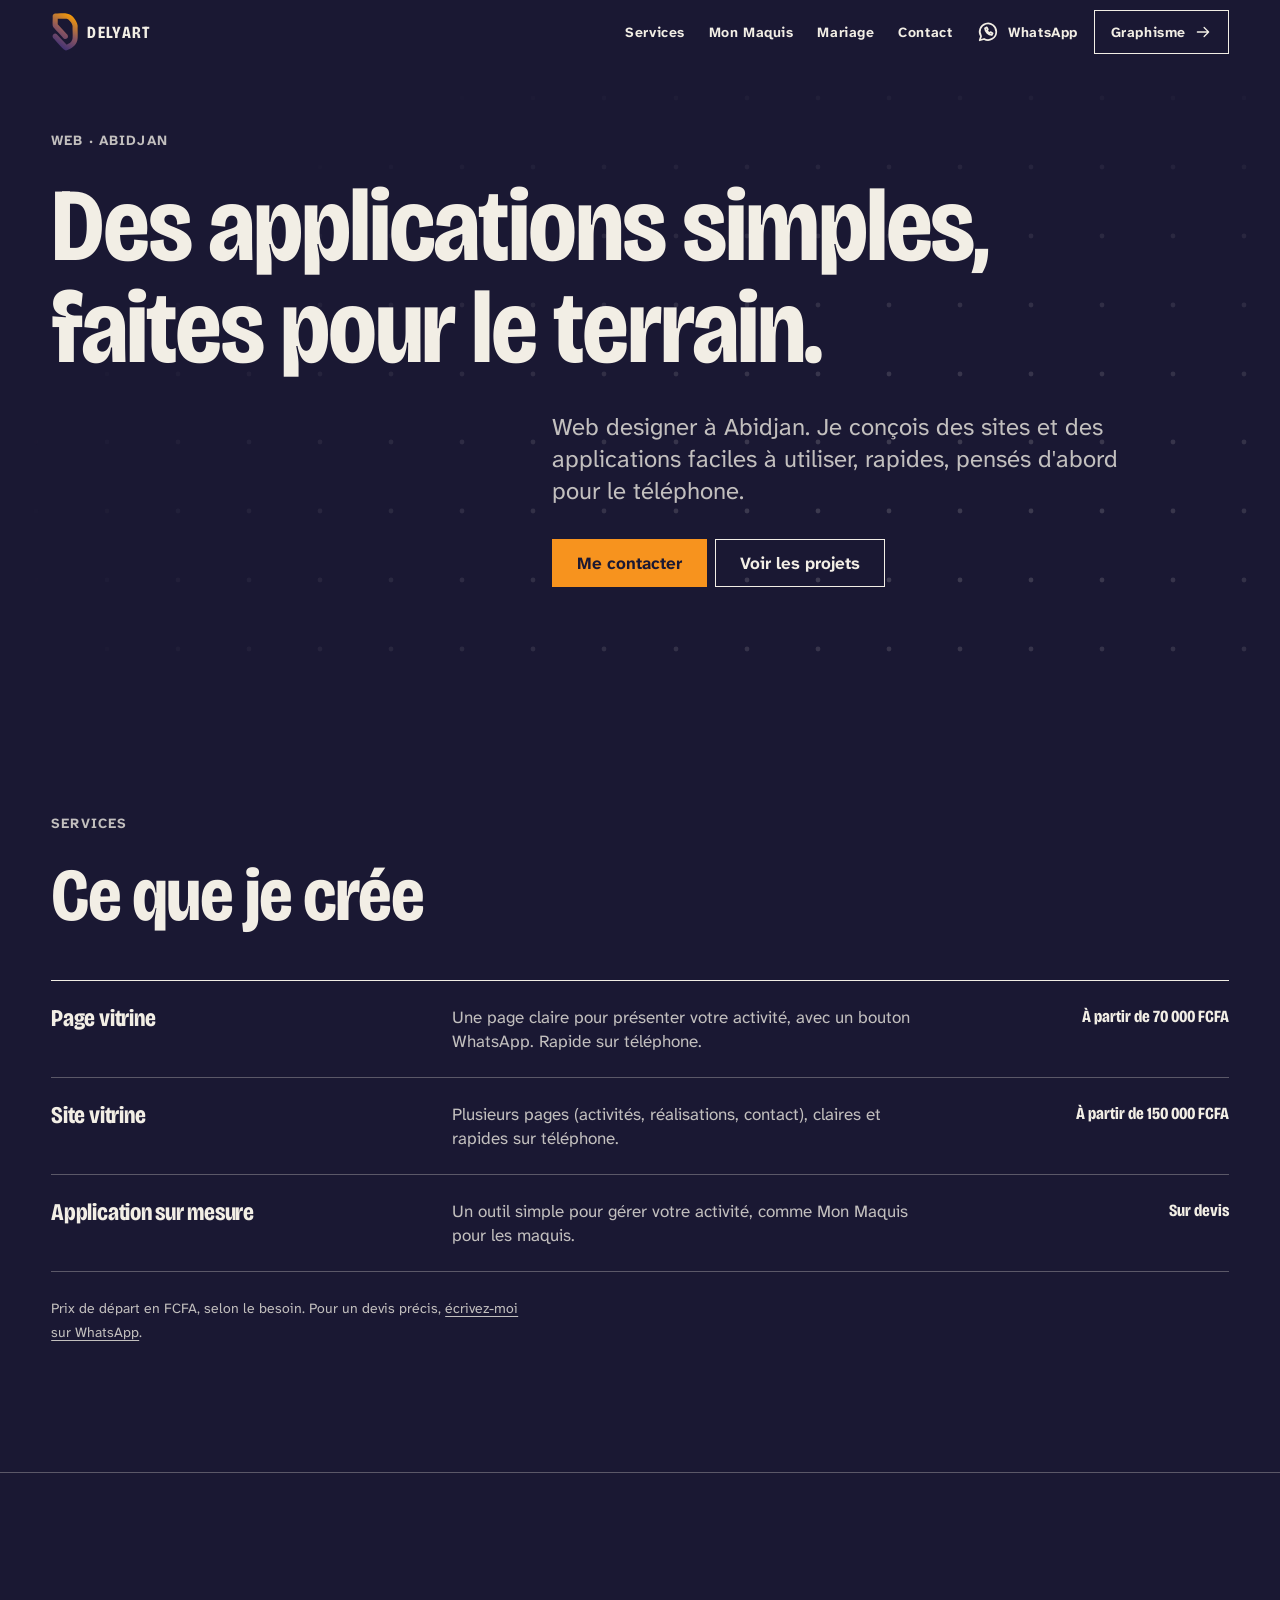
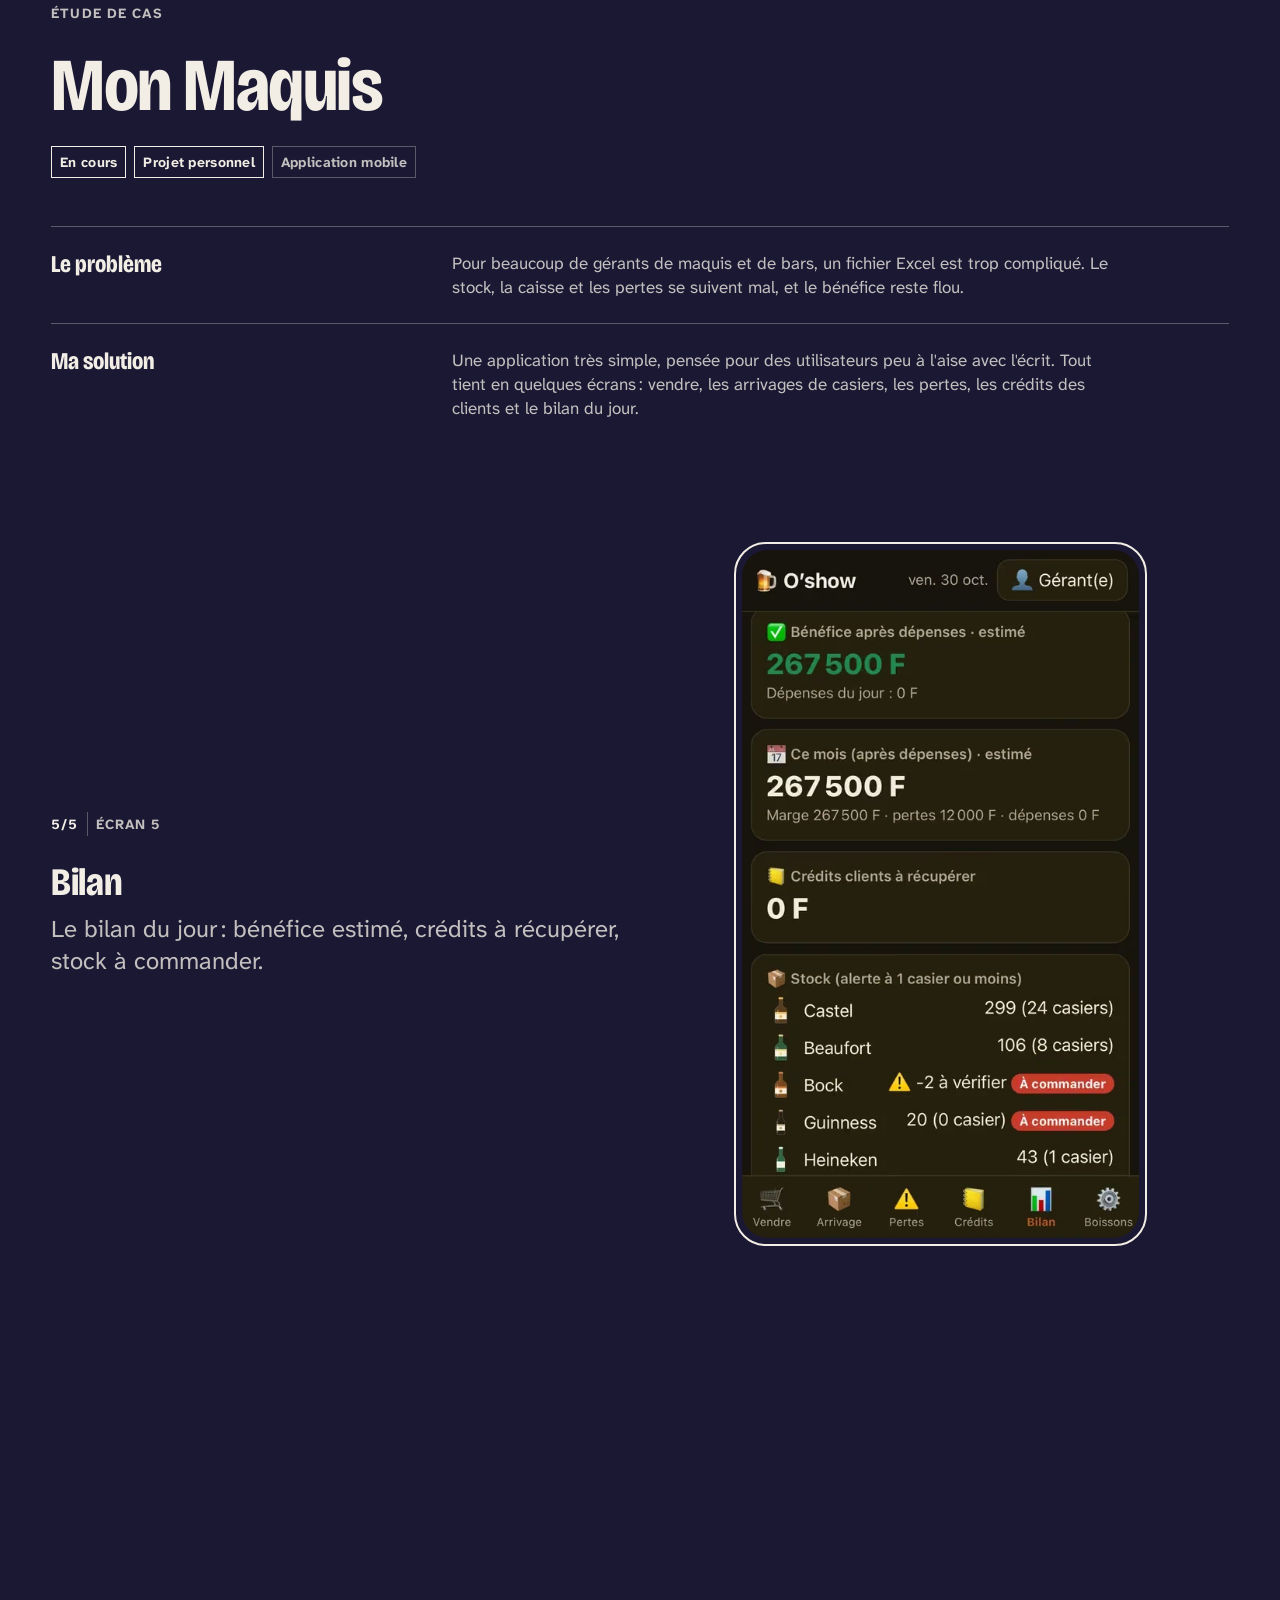
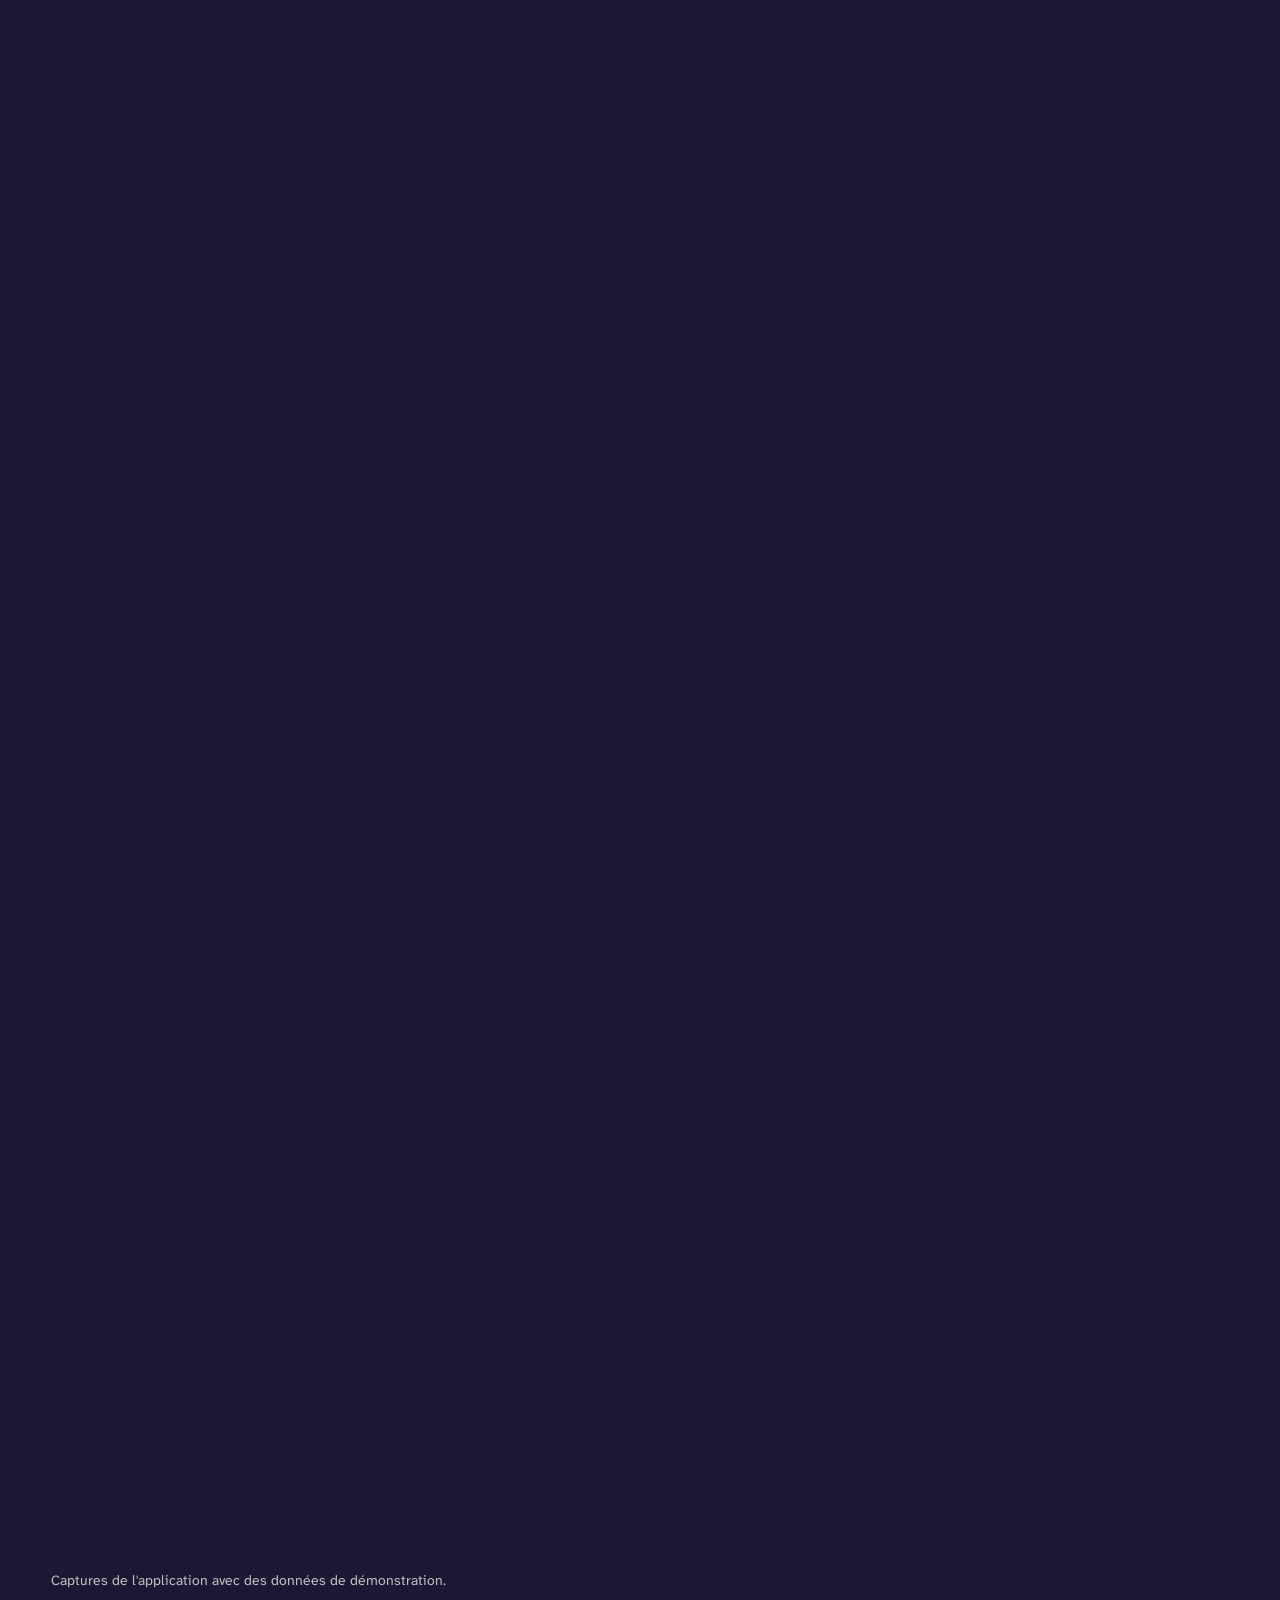
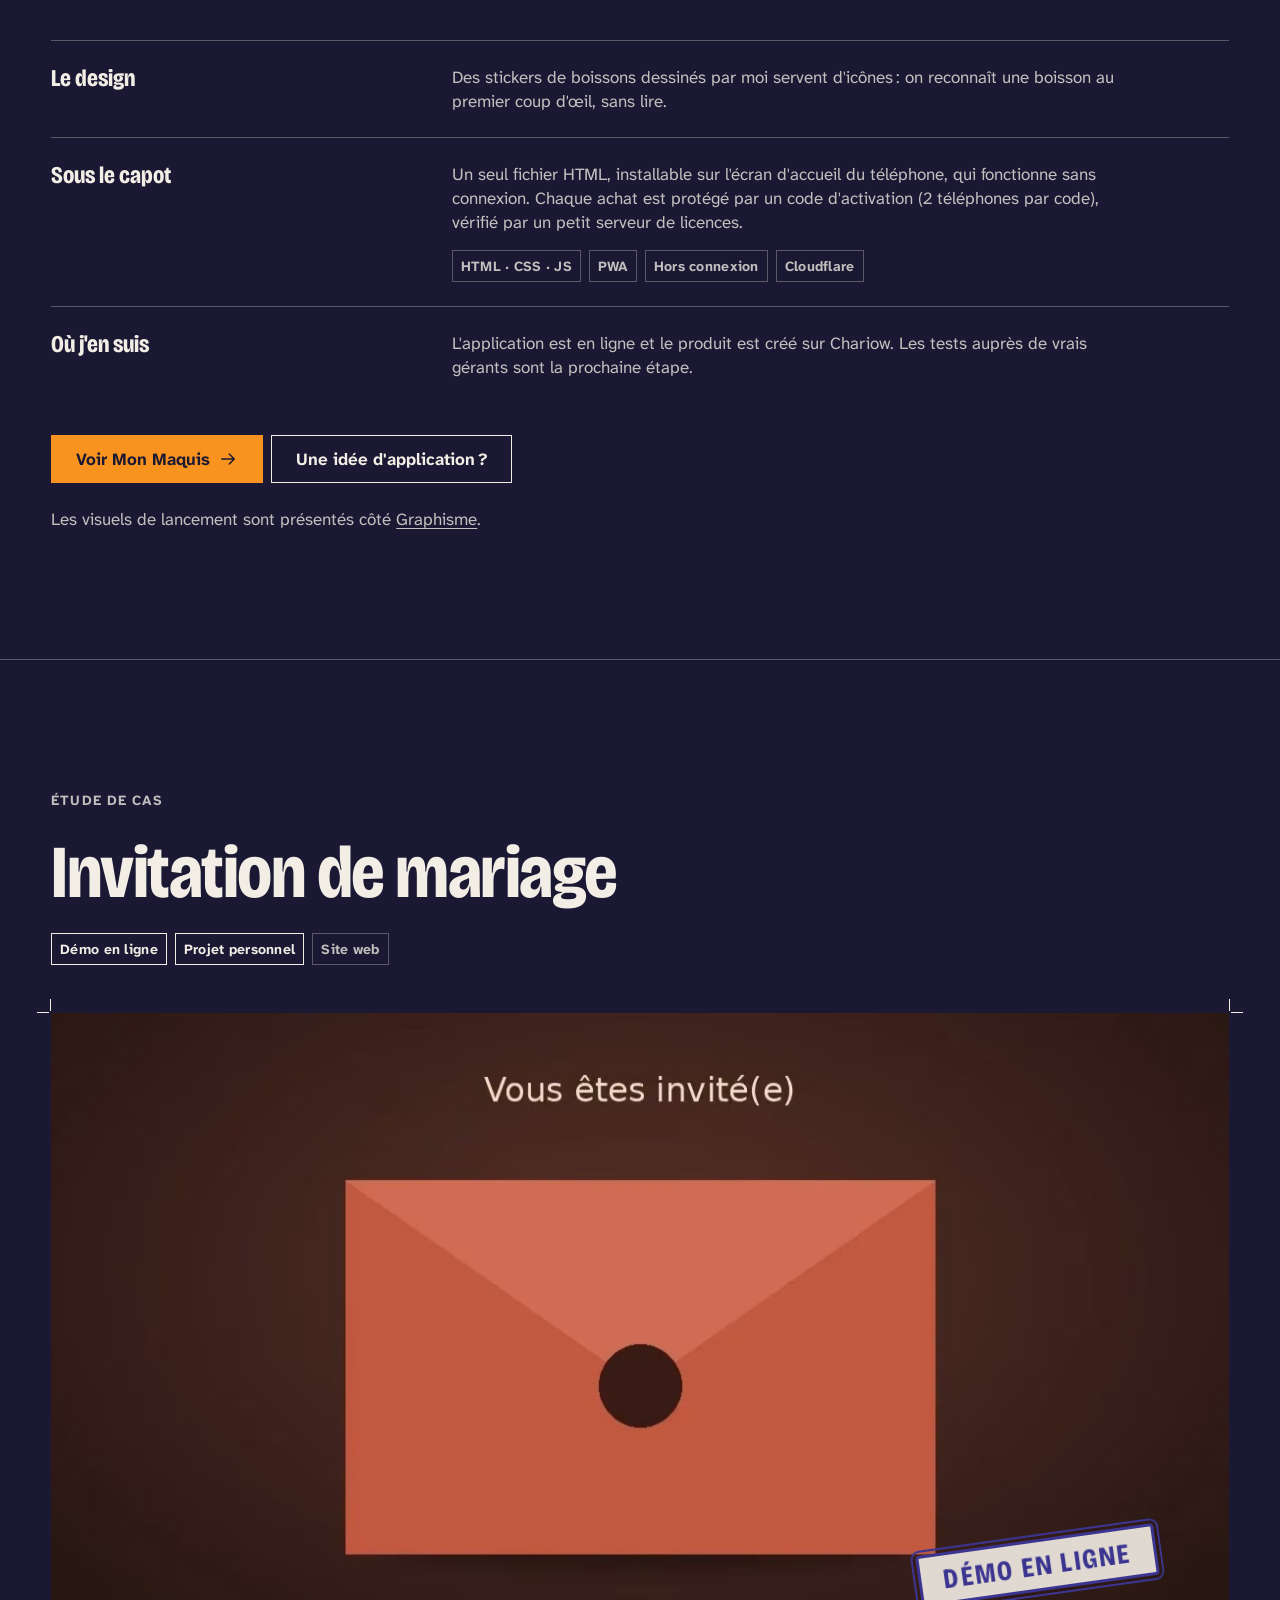
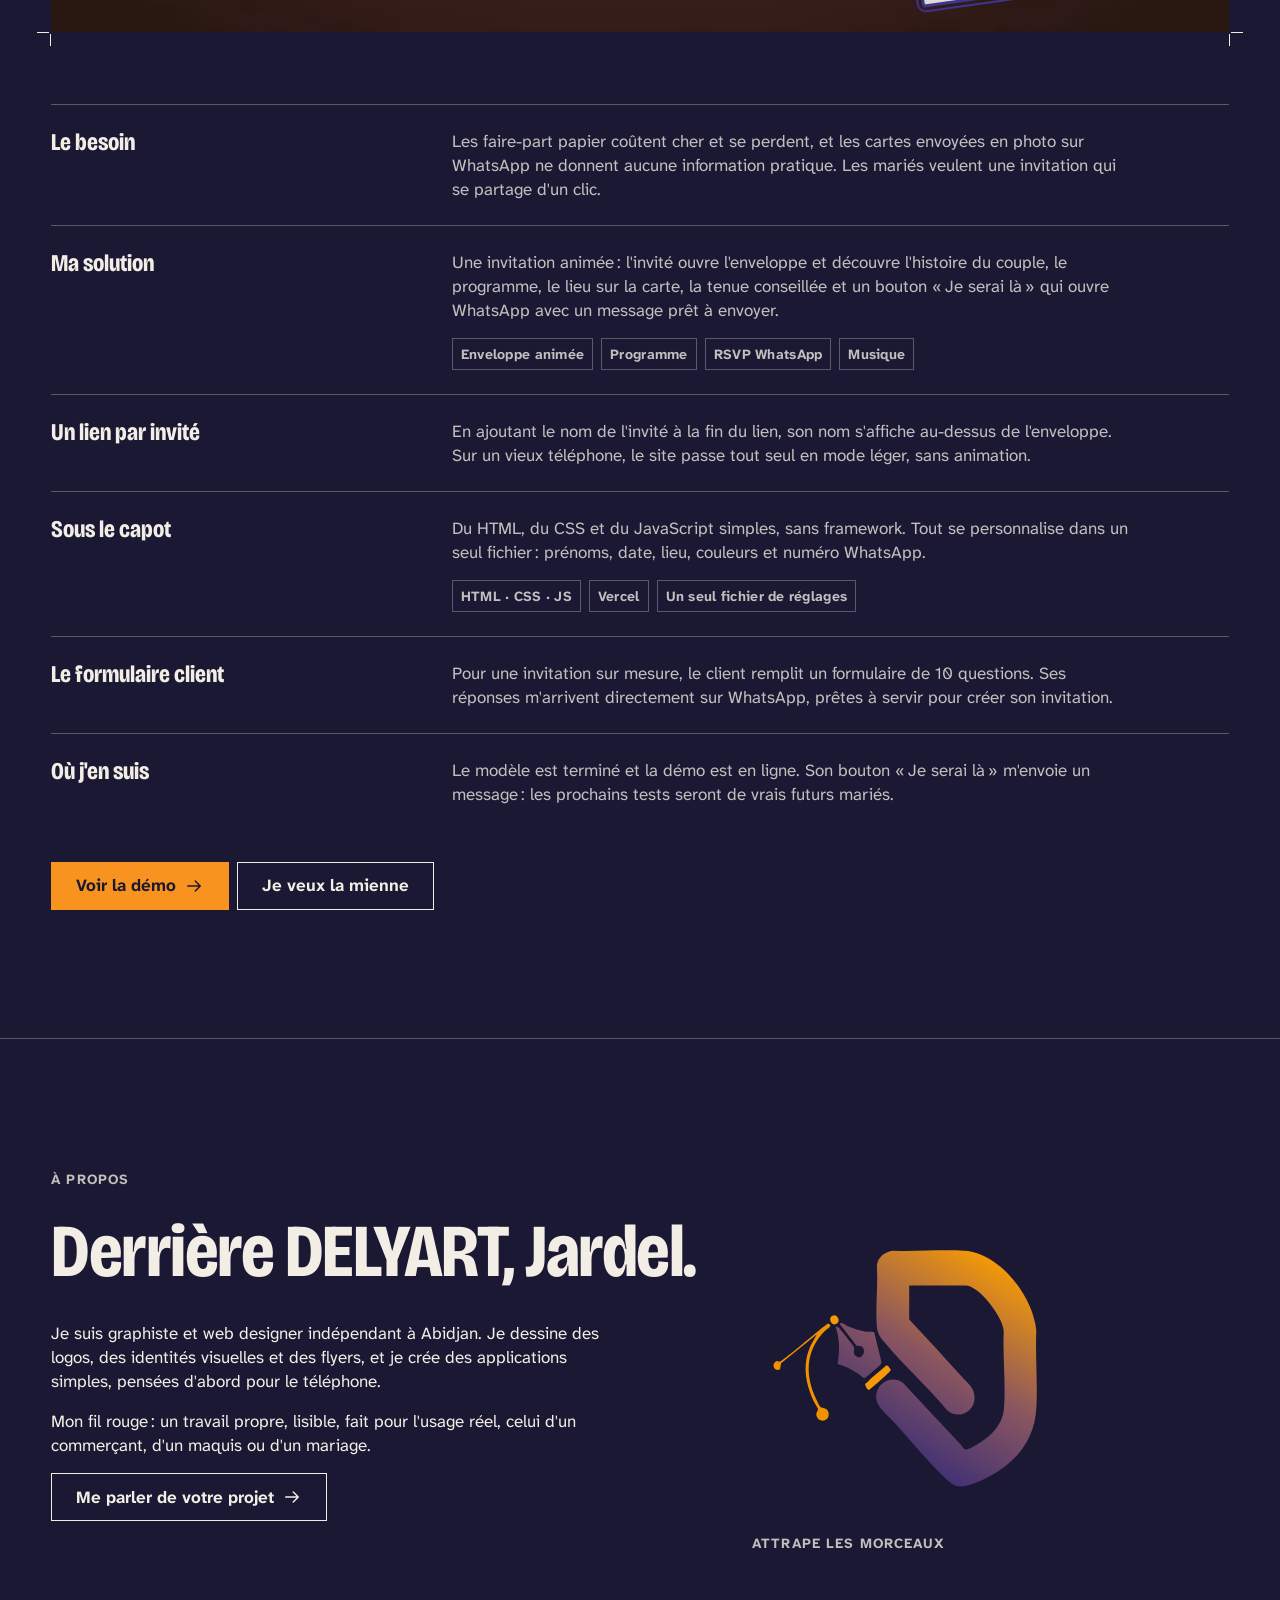
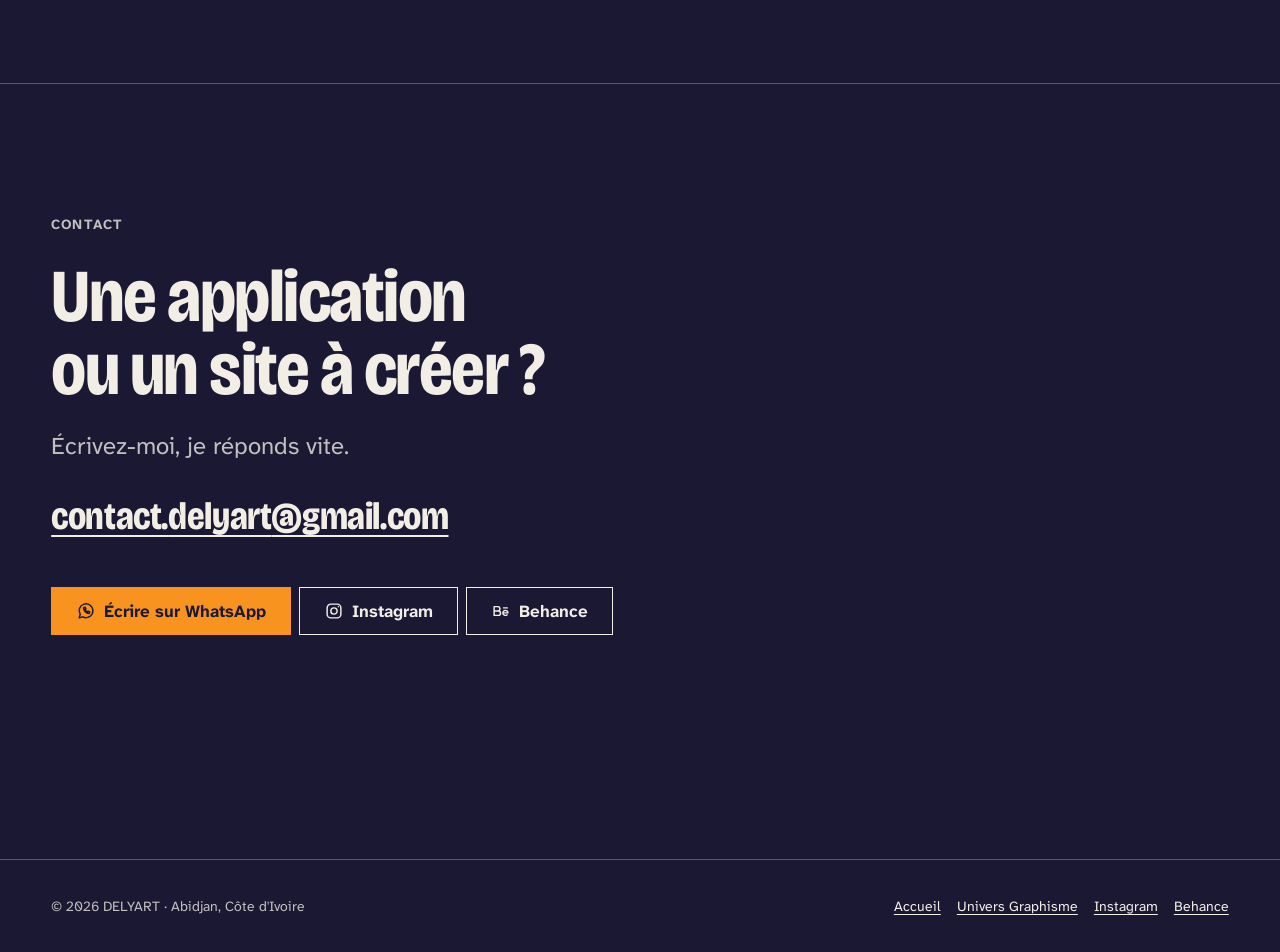
<file: web.html>
<!DOCTYPE html>
<html lang="fr">
<head>
<meta charset="utf-8">
<meta name="viewport" content="width=device-width, initial-scale=1, viewport-fit=cover">
<title>Web | DELYART</title>
<meta name="description" content="DELYART, web designer à Abidjan : sites et applications simples, rapides, pensés pour le téléphone. Études de cas : Mon Maquis et une invitation de mariage.">
<meta name="theme-color" content="#1A1833">
<link rel="canonical" href="https://delyart.jardelehouman.workers.dev/web.html">
<meta property="og:url" content="https://delyart.jardelehouman.workers.dev/web.html">
<meta property="og:type" content="website">
<meta property="og:title" content="Web | DELYART">
<meta property="og:description" content="DELYART, web designer à Abidjan : sites et applications simples, rapides, pensés pour le téléphone. Études de cas : Mon Maquis et une invitation de mariage.">
<meta property="og:image" content="https://delyart.jardelehouman.workers.dev/images/og-delyart.png">
<meta property="og:locale" content="fr_FR">
<meta name="twitter:card" content="summary_large_image">
<link rel="icon" href="data:image/svg+xml,%3Csvg xmlns='http://www.w3.org/2000/svg' viewBox='72 19 125 178'%3E%3Cpath d='M102.07,73.11c12.36,13.34,24.79,26.56,36.85,40.17,3.7,4.18,8.59,7.4,8.88,13.95.49,10.96-11.99,16.38-19.38,9.33-13.54-16.47-30.19-31.14-43.66-47.47-2.96-3.59-4.96-6.02-5.36-11.09-1.07-13.63.85-28.84,0-42.63.72-6.32,5.83-9.79,11.35-10.4,16.41.7,33.51-.96,49.84-.03,24.06,1.37,47.76,30.69,50.43,55.71-.77,17.91,1.03,36.8.02,54.59-1.56,27.35-20.86,43.92-43.16,52.45-8.4,3.21-12.7,4.06-19.68-2.54-12.37-11.68-24.84-26.94-36.43-39.73-3.64-4.02-11.79-10.46-12.68-16.07-1.78-11.22,10.56-18.16,18.74-11.79,13.24,14.41,26.76,28.51,40.07,42.93.82.89,2.07,3.17,2.88,3.57,1.63.8,6.78-2.28,8.5-3.25,9.05-5.08,18.07-13.41,19.07-25.15,1.47-17.24-.99-36.95-.11-54.45-.77-10.3-17.38-31.85-26.86-31.85h-39.33v23.74Z' fill='%23F59A06'/%3E%3C/svg%3E">
<link rel="preload" href="assets/fonts/bricolage-grotesque-latin.woff2" as="font" type="font/woff2" crossorigin>
<link rel="preload" href="assets/fonts/atkinson-hyperlegible-next-latin.woff2" as="font" type="font/woff2" crossorigin>
<link rel="stylesheet" href="assets/delyart.css">
<!-- « js » = JavaScript actif ; « anim » = le visiteur accepte le mouvement. Sans eux, tout reste visible et statique. -->
<script src="assets/boot.js"></script>
<script src="assets/delyart.js" defer></script>
<script type="application/ld+json">{"@context": "https://schema.org", "@type": "WebPage", "name": "Web", "url": "https://delyart.jardelehouman.workers.dev/web.html", "inLanguage": "fr", "isPartOf": {"@type": "WebSite", "name": "DELYART", "url": "https://delyart.jardelehouman.workers.dev/"}, "about": {"@type": "ProfessionalService", "name": "DELYART", "email": "contact.delyart@gmail.com", "address": {"@type": "PostalAddress", "addressLocality": "Abidjan", "addressCountry": "CI"}}, "breadcrumb": {"@type": "BreadcrumbList", "itemListElement": [{"@type": "ListItem", "position": 1, "name": "Accueil", "item": "https://delyart.jardelehouman.workers.dev/"}, {"@type": "ListItem", "position": 2, "name": "Web", "item": "https://delyart.jardelehouman.workers.dev/web.html"}]}}</script>
</head>
<body class="theme-encre web">
<a class="evitement" href="#contenu">Aller au contenu</a>
<svg class="sprite" aria-hidden="true" focusable="false">
  <defs>
    <linearGradient id="g" gradientUnits="userSpaceOnUse" x1="185" y1="45" x2="100" y2="185">
      <stop offset="0" stop-color="#f59a06"/><stop offset=".5" stop-color="#8a5560"/><stop offset="1" stop-color="#342b78"/>
    </linearGradient>
    <path id="pD" fill="url(#g)" d="M102.07,73.11c12.36,13.34,24.79,26.56,36.85,40.17,3.7,4.18,8.59,7.4,8.88,13.95.49,10.96-11.99,16.38-19.38,9.33-13.54-16.47-30.19-31.14-43.66-47.47-2.96-3.59-4.96-6.02-5.36-11.09-1.07-13.63.85-28.84,0-42.63.72-6.32,5.83-9.79,11.35-10.4,16.41.7,33.51-.96,49.84-.03,24.06,1.37,47.76,30.69,50.43,55.71-.77,17.91,1.03,36.8.02,54.59-1.56,27.35-20.86,43.92-43.16,52.45-8.4,3.21-12.7,4.06-19.68-2.54-12.37-11.68-24.84-26.94-36.43-39.73-3.64-4.02-11.79-10.46-12.68-16.07-1.78-11.22,10.56-18.16,18.74-11.79,13.24,14.41,26.76,28.51,40.07,42.93.82.89,2.07,3.17,2.88,3.57,1.63.8,6.78-2.28,8.5-3.25,9.05-5.08,18.07-13.41,19.07-25.15,1.47-17.24-.99-36.95-.11-54.45-.77-10.3-17.38-31.85-26.86-31.85h-39.33v23.74Z"/>
    <g id="pNib">
      <path fill="url(#g)" d="M51.86,104.36c1.7-9.09,1.52-17.34-1.26-26.14.98-.2,1.34.11,2.08.64,1.08.78,9.54,11.58,10.46,13.14,1.22,2.08-.98,4.6,1.31,6.56,5.69,4.89,9.6-8.39.76-7l-11.73-15.34c.35-1.76,4.32,1.06,5.24,1.44,4.13,1.71,8.73,3.45,13.13,4.04,1.46.2,4.91-.38,5.73.49l5.14,21.08c-.08.84-1.09,1.66-1.65,2.23-1.03,1.05-9.55,8.47-10.19,8.58-1.32.22-3.21-2.11-4.52-2.95-4.47-2.86-9.43-5.48-14.51-6.77Z"/>
      <path fill="#f59a06" d="M72.25,117.52c3.87-4.44,9.41-8.05,13.65-12.17,1.71-.55,2.18,1.89,3.38,2.87.22,1.32-13.19,12.75-15.19,14.19-1.01.59-3.05-3.38-2.88-4,.22-.46.73-.56,1.03-.9Z"/>
      <path fill="#f59a06" d="M51.71,75.86c-3.41,2.97-6.85-3.26-3.82-5.22,3.44-2.22,6.36,3.01,3.82,5.22Z"/>
    </g>
    <path id="pCurve" fill="#f29100" d="M39.99,134.46c1.19,1.22,5.12.07,5.65,4.36.75,6.1-7.19,6.86-8.45,1.97-.67-2.59,1.18-3.73,1-5.01-.11-.8-2.11-3.66-2.63-4.75-6.12-12.86-8.64-26.35-2.41-39.89l4.27-7.6-25.03,20.28-.77,4.16c-3.2,2.03-6.36-2.65-3.43-5.13,1.41-1.19,1.95-.17,3.1-.2,1.76-.05,24.54-19.58,28.22-22.39.83-.64,5.51-4.25,5.94-4.26,3.6,1.6-.81,3.64-2.28,5.1-12.31,12.27-14.33,27.85-7.76,44.31.68,1.7,3.57,8.03,4.57,9.05Z"/>
    <symbol id="i-fleche" viewBox="0 0 24 24"><path d="M4.5 12h15M13.5 6l6 6-6 6"/></symbol>
    <symbol id="i-bas" viewBox="0 0 24 24"><path d="M12 4.5v15M6 13.5l6 6 6-6"/></symbol>
    <symbol id="i-wa" viewBox="0 0 24 24"><path d="M20.25 11.75a8.25 8.25 0 0 1-12.2 7.24L3.75 20.25l1.3-4.1a8.25 8.25 0 1 1 15.2-4.4z"/><path d="M9 8.25c.2 3.4 3.35 6.55 6.75 6.75l.9-1.8-2.1-1.05-.9.9a3.9 3.9 0 0 1-2.7-2.7l.9-.9L10.8 7.35z"/></symbol>
    <symbol id="i-mail" viewBox="0 0 24 24"><path d="M3.75 6h16.5v12H3.75z"/><path d="M3.75 6.75 12 12.75l8.25-6"/></symbol>
    <symbol id="i-insta" viewBox="0 0 24 24"><path d="M8.25 3.75h7.5a4.5 4.5 0 0 1 4.5 4.5v7.5a4.5 4.5 0 0 1-4.5 4.5h-7.5a4.5 4.5 0 0 1-4.5-4.5v-7.5a4.5 4.5 0 0 1 4.5-4.5z"/><path d="M15.75 12a3.75 3.75 0 1 1-7.5 0 3.75 3.75 0 0 1 7.5 0zM17.25 6.75v0"/></symbol>
    <symbol id="i-be" viewBox="0 0 24 24"><path d="M3.75 6.75h4.5a2.63 2.63 0 0 1 0 5.25h-4.5zM3.75 12h5.25a2.63 2.63 0 0 1 0 5.25H3.75zM14.25 14.25h6a3 3 0 1 0-.9 2.15M15 8.25h4.5"/></symbol>
  </defs>
</svg>
<header class="entete">
  <div class="cadre entete-in">
    <a class="marque" href="index.html" aria-label="DELYART, retour à l'accueil"><svg viewBox="72 19 125 178" aria-hidden="true" focusable="false"><use href="#pD"/></svg><span>DELYART</span></a>
    <nav aria-label="Navigation principale">
      <ul class="nav">
        <li><a class="nav-sec" href="#services">Services</a></li><li><a class="nav-sec" href="#projet">Mon Maquis</a></li><li><a class="nav-sec" href="#mariage">Mariage</a></li><li><a class="nav-sec" href="#contact">Contact</a></li>
        <li><a class="nav-wa" href="https://wa.me/2250757887372?text=Bonjour%2C%20j%27ai%20vu%20votre%20portfolio%20DELYART%20%28Web%29.%20J%27aimerais%20discuter%20d%27un%20projet%20d%27application%20ou%20de%20site.%20Voici%20mon%20besoin%20%3A%20" target="_blank" rel="noopener"><svg class="ico" aria-hidden="true" focusable="false"><use href="#i-wa"/></svg><span>WhatsApp</span></a></li>
        <li><a class="bascule" href="graphisme.html">Graphisme<svg class="ico" aria-hidden="true" focusable="false"><use href="#i-fleche"/></svg></a></li>
      </ul>
    </nav>
  </div>
</header>
<main id="contenu" tabindex="-1">
  <section class="hero-web" id="accueil" aria-labelledby="t-h1">
    <div class="cadre grille">
      <p class="etiquette">Web · Abidjan</p>
      <h1 class="titre-h1" id="t-h1">Des applications simples, faites pour le terrain.</h1>
      <p class="chapo">Web designer à Abidjan. Je conçois des sites et des applications faciles à utiliser, rapides, pensés d'abord pour le téléphone.</p>
      <p class="actions"><a class="btn btn-plein" href="#contact">Me contacter</a><a class="btn btn-trait" href="#projet">Voir les projets</a></p>
    </div>
  </section>

  <section class="section" id="services" aria-labelledby="t-services">
    <div class="cadre grille">
      <p class="etiquette">Services</p>
      <h2 class="titre masque" id="t-services">Ce que je crée</h2>
      <ul class="tarifs">
        <li><h3>Page vitrine</h3><p>Une page claire pour présenter votre activité, avec un bouton WhatsApp. Rapide sur téléphone.</p><span class="prix">À partir de 70 000 FCFA</span></li>
        <li><h3>Site vitrine</h3><p>Plusieurs pages (activités, réalisations, contact), claires et rapides sur téléphone.</p><span class="prix">À partir de 150 000 FCFA</span></li>
        <li><h3>Application sur mesure</h3><p>Un outil simple pour gérer votre activité, comme Mon Maquis pour les maquis.</p><span class="prix">Sur devis</span></li>
      </ul>
      <p class="note-prix">Prix de départ en FCFA, selon le besoin. Pour un devis précis, <a href="https://wa.me/2250757887372?text=Bonjour%2C%20j%27ai%20vu%20votre%20portfolio%20DELYART%20%28Web%29.%20J%27aimerais%20discuter%20d%27un%20projet%20d%27application%20ou%20de%20site.%20Voici%20mon%20besoin%20%3A%20" target="_blank" rel="noopener">écrivez-moi sur WhatsApp</a>.</p>
    </div>
  </section>

  <section class="section" id="projet" aria-labelledby="t-projet">
    <div class="cadre grille">
      <p class="etiquette">Étude de cas</p>
      <h2 class="titre masque" id="t-projet">Mon Maquis</h2>
      <div class="mentions"><span class="mention mention-forte">En cours</span><span class="mention mention-forte">Projet personnel</span><span class="mention">Application mobile</span></div>
      <dl class="fiche">
        <div><dt>Le problème</dt><dd><p>Pour beaucoup de gérants de maquis et de bars, un fichier Excel est trop compliqué. Le stock, la caisse et les pertes se suivent mal, et le bénéfice reste flou.</p></dd></div>
        <div><dt>Ma solution</dt><dd><p>Une application très simple, pensée pour des utilisateurs peu à l'aise avec l'écrit. Tout tient en quelques écrans : vendre, les arrivages de casiers, les pertes, les crédits des clients et le bilan du jour.</p></dd></div>
      </dl>
    </div>

    <!-- SCÈNE : le téléphone reste fixe, les écrans défilent avec le scroll (5 paliers).
         Pour changer un écran : remplace images/mon-maquis-N.* (mêmes noms). -->
    <div class="scene scene-ecrans" data-scene data-paliers="5">
      <div class="scene-stage cadre grille">
        <div class="ecrans-texte" aria-hidden="true"><ol><li data-n="0"><p class="etiquette"><span class="planche compteur">1/5</span> Écran 1</p><h3>Premier lancement</h3><p class="texte-doux">Le gérant donne le nom de son maquis et choisit ses boissons.</p></li><li data-n="1"><p class="etiquette"><span class="planche compteur">2/5</span> Écran 2</p><h3>Vendre</h3><p class="texte-doux">Un appui = une vente. Chaque boisson est reconnue par son sticker, sans lire.</p></li><li data-n="2"><p class="etiquette"><span class="planche compteur">3/5</span> Écran 3</p><h3>Arrivage</h3><p class="texte-doux">Les arrivages de casiers : on entre le nombre, le stock monte.</p></li><li data-n="3"><p class="etiquette"><span class="planche compteur">4/5</span> Écran 4</p><h3>Pertes</h3><p class="texte-doux">Les pertes : la casse et les offerts, comptés au prix d'achat.</p></li><li data-n="4"><p class="etiquette"><span class="planche compteur">5/5</span> Écran 5</p><h3>Bilan</h3><p class="texte-doux">Le bilan du jour : bénéfice estimé, crédits à récupérer, stock à commander.</p></li></ol></div>
        <div class="telephone"><div class="vitre"><div class="vitre-in"><ol class="bande" aria-label="Les écrans de Mon Maquis"><li><figure><picture><source type="image/avif" srcset="images/mon-maquis-1-260.avif 260w, images/mon-maquis-1.avif 520w" sizes="(min-width: 64rem) 22rem, 60vw"><img src="images/mon-maquis-1.webp" srcset="images/mon-maquis-1-260.webp 260w, images/mon-maquis-1.webp 520w" sizes="(min-width: 64rem) 22rem, 60vw" width="520" height="886" alt="Écran Bienvenue de Mon Maquis : le gérant touche les boissons qu'il vend (Castel, Beaufort, Bock, Guinness, Heineken, Bud)" loading="lazy" decoding="async"></picture><figcaption><b>Premier lancement</b>Le gérant donne le nom de son maquis et choisit ses boissons.</figcaption></figure></li><li><figure><picture><source type="image/avif" srcset="images/mon-maquis-2-260.avif 260w, images/mon-maquis-2.avif 520w" sizes="(min-width: 64rem) 22rem, 60vw"><img src="images/mon-maquis-2.webp" srcset="images/mon-maquis-2-260.webp 260w, images/mon-maquis-2.webp 520w" sizes="(min-width: 64rem) 22rem, 60vw" width="520" height="886" alt="Écran Vendre : la recette du jour en haut, et pour chaque boisson un compteur avec les boutons moins et plus" loading="lazy" decoding="async"></picture><figcaption><b>Vendre</b>Un appui = une vente. Chaque boisson est reconnue par son sticker, sans lire.</figcaption></figure></li><li><figure><picture><source type="image/avif" srcset="images/mon-maquis-3-260.avif 260w, images/mon-maquis-3.avif 520w" sizes="(min-width: 64rem) 22rem, 60vw"><img src="images/mon-maquis-3.webp" srcset="images/mon-maquis-3-260.webp 260w, images/mon-maquis-3.webp 520w" sizes="(min-width: 64rem) 22rem, 60vw" width="520" height="886" alt="Écran Arrivage : pour chaque boisson, le stock, les casiers à rendre et les boutons Reçu et Rendu" loading="lazy" decoding="async"></picture><figcaption><b>Arrivage</b>Les arrivages de casiers : on entre le nombre, le stock monte.</figcaption></figure></li><li><figure><picture><source type="image/avif" srcset="images/mon-maquis-4-260.avif 260w, images/mon-maquis-4.avif 520w" sizes="(min-width: 64rem) 22rem, 60vw"><img src="images/mon-maquis-4.webp" srcset="images/mon-maquis-4-260.webp 260w, images/mon-maquis-4.webp 520w" sizes="(min-width: 64rem) 22rem, 60vw" width="520" height="886" alt="Écran Pertes : les boutons Casse et Offert / Patron, puis la liste des boissons avec le bouton Ajouter" loading="lazy" decoding="async"></picture><figcaption><b>Pertes</b>Les pertes : la casse et les offerts, comptés au prix d'achat.</figcaption></figure></li><li><figure><picture><source type="image/avif" srcset="images/mon-maquis-5-260.avif 260w, images/mon-maquis-5.avif 520w" sizes="(min-width: 64rem) 22rem, 60vw"><img src="images/mon-maquis-5.webp" srcset="images/mon-maquis-5-260.webp 260w, images/mon-maquis-5.webp 520w" sizes="(min-width: 64rem) 22rem, 60vw" width="520" height="886" alt="Écran Bilan : bénéfice estimé après dépenses, total du mois, crédits clients à récupérer et alertes de stock" loading="lazy" decoding="async"></picture><figcaption><b>Bilan</b>Le bilan du jour : bénéfice estimé, crédits à récupérer, stock à commander.</figcaption></figure></li></ol></div></div></div>
      </div>
    </div>
    <div class="cadre grille">
      <p class="demo-note">Captures de l'application avec des données de démonstration.</p>
      <dl class="fiche">
        <div><dt>Le design</dt><dd><p>Des stickers de boissons dessinés par moi servent d'icônes : on reconnaît une boisson au premier coup d'œil, sans lire.</p></dd></div>
        <div><dt>Sous le capot</dt><dd><p>Un seul fichier HTML, installable sur l'écran d'accueil du téléphone, qui fonctionne sans connexion. Chaque achat est protégé par un code d'activation (2 téléphones par code), vérifié par un petit serveur de licences.</p><div class="mentions"><span class="mention">HTML · CSS · JS</span><span class="mention">PWA</span><span class="mention">Hors connexion</span><span class="mention">Cloudflare</span></div></dd></div>
        <div><dt>Où j'en suis</dt><dd><p>L'application est en ligne et le produit est créé sur Chariow. Les tests auprès de vrais gérants sont la prochaine étape.</p></dd></div>
      </dl>
      <p class="actions u-mt4"><a class="btn btn-plein" href="https://xlzrpfoi.mychariow.store/mon-maquis" target="_blank" rel="noopener">Voir Mon Maquis<svg class="ico" aria-hidden="true" focusable="false"><use href="#i-fleche"/></svg></a><a class="btn btn-trait" href="#contact">Une idée d'application ?</a></p>
      <p class="texte-doux u-mt3">Les visuels de lancement sont présentés côté <a href="graphisme.html#affiches">Graphisme</a>.</p>
    </div>
  </section>

  <section class="section" id="mariage" aria-labelledby="t-mariage">
    <div class="cadre grille">
      <p class="etiquette">Étude de cas</p>
      <h2 class="titre masque" id="t-mariage">Invitation de mariage</h2>
      <div class="mentions"><span class="mention mention-forte">Démo en ligne</span><span class="mention mention-forte">Projet personnel</span><span class="mention">Site web</span></div>
      <figure class="repere u-mt5"><picture><source type="image/avif" srcset="images/invitation-apercu-600.avif 600w, images/invitation-apercu.avif 1200w" sizes="(min-width: 90rem) 82rem, 92vw"><img src="images/invitation-apercu.webp" srcset="images/invitation-apercu-600.webp 600w, images/invitation-apercu.webp 1200w" sizes="(min-width: 90rem) 82rem, 92vw" width="1200" height="630" alt="Invitation de mariage DELYART : une enveloppe terracotta fermée par un sceau, avec le message « Vous êtes invité(e) »" loading="lazy" decoding="async"></picture><span class="tampon" aria-hidden="true"><b>Démo en ligne</b></span></figure>
      <dl class="fiche">
        <div><dt>Le besoin</dt><dd><p>Les faire-part papier coûtent cher et se perdent, et les cartes envoyées en photo sur WhatsApp ne donnent aucune information pratique. Les mariés veulent une invitation qui se partage d'un clic.</p></dd></div>
        <div><dt>Ma solution</dt><dd><p>Une invitation animée : l'invité ouvre l'enveloppe et découvre l'histoire du couple, le programme, le lieu sur la carte, la tenue conseillée et un bouton « Je serai là » qui ouvre WhatsApp avec un message prêt à envoyer.</p><div class="mentions"><span class="mention">Enveloppe animée</span><span class="mention">Programme</span><span class="mention">RSVP WhatsApp</span><span class="mention">Musique</span></div></dd></div>
        <div><dt>Un lien par invité</dt><dd><p>En ajoutant le nom de l'invité à la fin du lien, son nom s'affiche au-dessus de l'enveloppe. Sur un vieux téléphone, le site passe tout seul en mode léger, sans animation.</p></dd></div>
        <div><dt>Sous le capot</dt><dd><p>Du HTML, du CSS et du JavaScript simples, sans framework. Tout se personnalise dans un seul fichier : prénoms, date, lieu, couleurs et numéro WhatsApp.</p><div class="mentions"><span class="mention">HTML · CSS · JS</span><span class="mention">Vercel</span><span class="mention">Un seul fichier de réglages</span></div></dd></div>
        <div><dt>Le formulaire client</dt><dd><p>Pour une invitation sur mesure, le client remplit un formulaire de 10 questions. Ses réponses m'arrivent directement sur WhatsApp, prêtes à servir pour créer son invitation.</p></dd></div>
        <div><dt>Où j'en suis</dt><dd><p>Le modèle est terminé et la démo est en ligne. Son bouton « Je serai là » m'envoie un message : les prochains tests seront de vrais futurs mariés.</p></dd></div>
      </dl>
      <p class="actions u-mt4"><a class="btn btn-plein" href="https://invitation-mariage-demo.vercel.app/" target="_blank" rel="noopener">Voir la démo<svg class="ico" aria-hidden="true" focusable="false"><use href="#i-fleche"/></svg></a><a class="btn btn-trait" href="#contact">Je veux la mienne</a></p>
    </div>
  </section>

  <section class="section" id="apropos" aria-labelledby="t-apropos">
    <div class="cadre grille">
      <p class="etiquette">À propos</p>
      <h2 class="titre masque apropos-titre" id="t-apropos">Derrière DELYART, Jardel.</h2>
      <div class="apropos-texte">
        <!-- PHOTO : mets ta photo dans images/jardel.webp (carrée, 600×600) et ajoute ici :
             <img src="images/jardel.webp" width="600" height="600" alt="Jardel, fondateur de DELYART" loading="lazy"> -->
        <p>Je suis graphiste et web designer indépendant à Abidjan. Je dessine des logos, des identités visuelles et des flyers, et je crée des applications simples, pensées d'abord pour le téléphone.</p>
          <p>Mon fil rouge : un travail propre, lisible, fait pour l'usage réel, celui d'un commerçant, d'un maquis ou d'un mariage.</p>
        <p class="actions"><a class="btn btn-trait" href="#contact">Me parler de votre projet<svg class="ico" aria-hidden="true" focusable="false"><use href="#i-fleche"/></svg></a></p>
      </div>
      <figure class="logo-jeu" aria-hidden="true">
        <svg viewBox="-8 0 224 216" focusable="false">
          <g class="glisse"><rect x="58" y="10" width="152" height="196" fill="transparent"/><use href="#pD"/></g>
          <g class="glisse"><rect x="38" y="60" width="62" height="76" fill="transparent"/><use href="#pNib"/></g>
          <g class="glisse"><rect x="-4" y="68" width="62" height="92" fill="transparent"/><use href="#pCurve"/></g>
        </svg>
        <figcaption>Attrape les morceaux</figcaption>
      </figure>
      
    </div>
  </section>

  <section class="section contact" id="contact" aria-labelledby="t-contact">
    <div class="cadre grille">
      <p class="etiquette">Contact</p>
      <h2 class="titre masque" id="t-contact">Une application ou un site à créer ?</h2>
      <p class="chapo"><span class="u-nw">Écrivez-moi</span>, je réponds vite.</p>
      <p><a class="courriel" href="mailto:contact.delyart@gmail.com">contact.<wbr>delyart<wbr>@gmail.com</a></p>
      <ul class="actions">
        <li><a class="btn btn-plein" href="https://wa.me/2250757887372?text=Bonjour%2C%20j%27ai%20vu%20votre%20portfolio%20DELYART%20%28Web%29.%20J%27aimerais%20discuter%20d%27un%20projet%20d%27application%20ou%20de%20site.%20Voici%20mon%20besoin%20%3A%20" target="_blank" rel="noopener"><svg class="ico" aria-hidden="true" focusable="false"><use href="#i-wa"/></svg>Écrire sur WhatsApp</a></li>
        <li><a class="btn btn-trait" href="https://instagram.com/delyart" target="_blank" rel="noopener"><svg class="ico" aria-hidden="true" focusable="false"><use href="#i-insta"/></svg>Instagram</a></li>
        <li><a class="btn btn-trait" href="https://behance.net/delyart" target="_blank" rel="noopener"><svg class="ico" aria-hidden="true" focusable="false"><use href="#i-be"/></svg>Behance</a></li>
      </ul>
    </div>
  </section>
</main>
<footer class="pied">
  <div class="cadre pied-in">
    <p>© <span data-annee>2026</span> DELYART · Abidjan, Côte d'Ivoire</p>
    <ul>
      <li><a href="index.html">Accueil</a></li>
      <li><a href="graphisme.html">Univers Graphisme</a></li>
      <li><a href="https://instagram.com/delyart" target="_blank" rel="noopener">Instagram</a></li>
      <li><a href="https://behance.net/delyart" target="_blank" rel="noopener">Behance</a></li>
    </ul>
  </div>
</footer>
</body>
</html>
</file>
<file: assets/delyart.css>
/* =====================================================================
   DELYART V12 · « Le Bon à Tirer »
   Une seule feuille de style pour tout le site.
   Le site se lit comme une épreuve d'imprimeur : papier ivoire (Graphisme),
   encre (Web), et l'orange uni réservé au travail fini (les boutons d'action).
   Le dégradé n'existe que dans le logo.

   Sommaire
   1. Polices            7. Accueil coupé en deux
   2. Variables          8. Sections et composants
   3. Base               9. Scène signature : le logo qui se démonte
   4. Grille            10. Scène Mon Maquis : le téléphone fixe
   5. En-tête et pied   11. Micro-interactions (masques, repères de coupe)
   6. Boutons           12. Transitions entre pages, mouvement réduit
   ===================================================================== */

/* ---------- 1. Polices (auto-hébergées, sous-ensemble latin, licence SIL OFL) ---------- */
@font-face{font-family:"Bricolage Grotesque";src:url("fonts/bricolage-grotesque-latin.woff2") format("woff2");font-weight:600 800;font-display:swap}
@font-face{font-family:"Atkinson Hyperlegible Next";src:url("fonts/atkinson-hyperlegible-next-latin.woff2") format("woff2");font-weight:400 700;font-display:swap}
/* Polices de secours calibrées : le texte ne « saute » pas quand la vraie police arrive (CLS 0) */
@font-face{font-family:"Bricolage secours";src:local("Arial"),local("Liberation Sans"),local("Roboto");size-adjust:84.5%;ascent-override:110%;descent-override:32%;line-gap-override:0%}
@font-face{font-family:"Atkinson secours";src:local("Arial"),local("Liberation Sans"),local("Roboto");size-adjust:99%;ascent-override:99%;descent-override:32%;line-gap-override:0%}

/* ---------- 2. Variables : tout le réglage du site est ici ---------- */
:root{
  /* Couleurs (5 au maximum) */
  --papier:#F2EEE5;   /* ivoire : le papier de l'épreuve */
  --encre:#1A1833;    /* encre indigo profond, tirée du #3B3490 du logo */
  --orange:#F7931E;   /* orange uni : le travail fini, réservé aux actions */
  --mauve:#7E5170;    /* mauve du logo, assombri pour le contraste : annotations */
  --indigo:#3B3490;   /* indigo du logo : le tampon « Bon à tirer » (jamais sur fond encre : 1,7:1) */

  /* Typographie : 2 familles, 6 tailles fluides */
  --f-titre:"Bricolage Grotesque","Bricolage secours",Arial,sans-serif;
  --f-texte:"Atkinson Hyperlegible Next","Atkinson secours",Arial,sans-serif;
  --t1:.875rem;                                             /* étiquettes, mentions */
  --t2:clamp(1rem,.97rem + .15vw,1.0625rem);                 /* texte courant */
  --t3:clamp(1.1875rem,1.05rem + .6vw,1.5rem);               /* chapô, sous-titres */
  --t4:clamp(1.5rem,1.15rem + 1.6vw,2.5rem);                 /* titres de bloc, courriel */
  --t5:clamp(2rem,min(1.3rem + 4.2vw,.5rem + 8svh),5rem);    /* titres de section, h1 Graphisme */
  --t6:clamp(2.5rem,min(1.2rem + 6.6vw,.5rem + 11svh),8.5rem); /* très grands titres */

  /* Espacements : une seule échelle, base 8 px */
  --e1:.5rem; --e2:1rem; --e3:1.5rem; --e4:2rem; --e5:3rem; --e6:4rem; --e7:6rem; --e8:8rem;

  /* Grille : 12 colonnes, gouttière constante */
  --colonnes:12; --goutt:1.5rem; --marge:clamp(1.25rem,4vw,4rem); --largeur:90rem;
  --h-entete:4rem;

  /* Mouvement : 3 durées, 2 courbes. Pour tout ralentir, augmente les durées. */
  --d-1:200ms; --d-2:400ms; --d-3:800ms;
  --c-trace:cubic-bezier(.65,0,.35,1);  /* « le trait de plume » : part doucement, finit doucement */
  --c-pose:cubic-bezier(.2,.8,.2,1);    /* « la pièce se pose » : rapide puis amortie */

  /* Traits, cibles tactiles : une valeur, un nom */
  --fil:1px; --fil-fort:1.5px;           /* filets : séparations / boutons et têtes de tableau */
  --cible:44px; --h-btn:48px;            /* taille minimale d'une zone tactile / hauteur des boutons */

  /* Formes : aucun arrondi sur l'interface. Exceptions : le téléphone, le tampon, les points ronds */
  --r-tel:1.75rem; --r-tel-in:1.375rem; --r-vitre:2rem; --r-vitre-in:1.625rem;
  --r-tampon:4px; --r-tampon-onde:8px; --r-rond:50%;

  /* Palette exacte du logo : pastilles de la page Graphisme seulement (l'orange et l'indigo du logo sont --orange et --indigo) */
  --logo-ambre:#F59E0B; --logo-mauve:#8B5A7C;

  /* Empilement */
  --z-scene:1; --z-entete:20; --z-evitement:50;
}
/* Thèmes : le papier (Graphisme) et l'encre (Web) */
.theme-papier{--fond:var(--papier);--texte:var(--encre);--doux:color-mix(in srgb,var(--encre) 78%,var(--papier));--trait:color-mix(in srgb,var(--encre) 28%,var(--papier));--note:var(--mauve);color-scheme:light}
.theme-encre{--fond:var(--encre);--texte:var(--papier);--doux:color-mix(in srgb,var(--papier) 78%,var(--encre));--trait:color-mix(in srgb,var(--papier) 30%,var(--encre));--note:color-mix(in srgb,var(--papier) 78%,var(--encre));color-scheme:dark}

/* ---------- 3. Base ---------- */
*,*::before,*::after{box-sizing:border-box}
*{margin:0}
html{-webkit-text-size-adjust:100%;text-size-adjust:100%;scroll-padding-top:var(--e3)}
body{background:var(--fond);color:var(--texte);font:400 var(--t2)/1.5rem var(--f-texte);overflow-x:clip;padding-top:var(--h-entete);min-height:100svh;display:flex;flex-direction:column}
main{flex:1;overflow-x:clip}
img,svg{display:block;max-width:100%}
img{height:auto}
a{color:inherit;text-underline-offset:.2em;text-decoration-thickness:1px}
h1,h2,h3{font-family:var(--f-titre);font-weight:700;line-height:.98;letter-spacing:-.02em;text-wrap:balance;overflow-wrap:break-word}
h3{font-size:var(--t3);line-height:1.15;letter-spacing:-.01em}
p,li,dd,dt,figcaption{overflow-wrap:break-word;text-wrap:pretty}
p{max-width:62ch}
ul,ol{padding:0;list-style:none}
:focus-visible{outline:3px solid var(--texte);outline-offset:3px}
.sr-only{position:absolute!important;width:1px;height:1px;margin:-1px;padding:0;overflow:hidden;clip-path:inset(50%);white-space:nowrap;border:0}
.evitement{position:absolute;left:var(--marge);top:var(--e1);z-index:var(--z-evitement);min-height:var(--cible);display:inline-flex;align-items:center;padding:0 var(--e2);background:var(--texte);color:var(--fond);font-weight:700;transform:translateY(-200%)}
.evitement:focus{transform:none}
main:focus{outline:none}
.sprite{position:absolute;width:0;height:0;overflow:hidden}
.ico{width:1.5rem;height:1.5rem;flex:none;fill:none;stroke:currentColor;stroke-width:1.75;stroke-linecap:round;stroke-linejoin:round}

/* ---------- 4. Grille ---------- */
.cadre{width:100%;max-width:var(--largeur);margin-inline:auto;padding-inline:var(--marge)}
.grille{display:grid;grid-template-columns:repeat(var(--colonnes),minmax(0,1fr));column-gap:var(--goutt)}
.grille>*{grid-column:1/-1}

/* ---------- 5. En-tête et pied ---------- */
.entete{position:absolute;inset:0 0 auto;z-index:var(--z-entete);height:var(--h-entete)}
.entete-in{height:100%;display:flex;align-items:center;justify-content:space-between;gap:var(--e2)}
.marque{display:inline-flex;align-items:center;gap:var(--e1);min-height:var(--cible);min-width:var(--cible);text-decoration:none;font:700 var(--t2)/1 var(--f-titre);letter-spacing:.08em;view-transition-name:marque}
.marque svg{width:1.75rem;height:2.5rem}
.nav{display:flex;align-items:center;gap:var(--e1)}
.nav a{display:inline-flex;align-items:center;gap:var(--e1);min-height:var(--cible);padding:0 var(--e1);text-decoration:none;font-size:var(--t1);font-weight:700;letter-spacing:.04em}
.nav a:hover{text-decoration:underline}
.nav .nav-sec{display:none}
.nav .nav-wa{min-width:var(--cible);justify-content:center}
.nav .nav-wa span{position:absolute;width:1px;height:1px;overflow:hidden;clip-path:inset(50%);white-space:nowrap}
.nav .bascule{border:var(--fil-fort) solid currentColor;padding:0 var(--e2)}
.nav .bascule .ico{width:1.125rem;height:1.125rem}
@media (min-width:64rem){.nav .nav-sec{display:inline-flex}.nav .nav-wa span{position:static;width:auto;height:auto;overflow:visible;clip-path:none}}
@media (max-width:23.74rem){.marque span{display:none}}
.pied{border-top:var(--fil) solid var(--trait);margin-top:var(--e7)}
.pied-in{display:flex;flex-wrap:wrap;justify-content:space-between;align-items:center;gap:var(--e2);padding-block:var(--e3)}
.pied p{font-size:var(--t1);color:var(--doux)}
.pied ul{display:flex;flex-wrap:wrap;gap:0 var(--e2)}
.pied a{display:inline-flex;align-items:center;min-height:var(--cible);font-size:var(--t1)}


/* ---------- 6. Boutons : rectangles d'imprimeur, jamais de pilule ---------- */
.actions{display:flex;flex-wrap:wrap;gap:var(--e1);max-width:none}
.btn{position:relative;isolation:isolate;display:inline-flex;align-items:center;justify-content:center;gap:var(--e1);min-height:var(--h-btn);padding:0 var(--e3);border:var(--fil-fort) solid var(--texte);font:700 var(--t2)/1.2 var(--f-texte);text-decoration:none;overflow:hidden}
.btn .ico{width:1.25rem;height:1.25rem;transition:transform var(--d-1) var(--c-pose)}
.btn-plein{background:var(--orange);color:var(--encre);border-color:var(--encre)}
.theme-encre .btn-plein{border-color:var(--orange)}
/* Micro-interaction : au survol, le trait se remplit d'orange uni, de gauche à droite (le travail se finit) */
.btn-trait::before{content:"";position:absolute;inset:0;z-index:-1;background:var(--orange);transform:scaleX(0);transform-origin:left;transition:transform var(--d-1) var(--c-trace)}
.btn-trait:hover,.btn-trait:focus-visible{color:var(--encre)}
.btn-trait:hover::before,.btn-trait:focus-visible::before{transform:scaleX(1)}
.btn:hover .ico,.btn:focus-visible .ico{transform:translateX(4px)}

/* ---------- 7. Accueil coupé en deux ---------- */
.accueil{padding-top:0}
.accueil .entete-in{color:var(--encre)}
.accueil .indice-univers{display:none;font-size:var(--t1);font-weight:700;letter-spacing:.08em;text-transform:uppercase;color:var(--papier)}
.accueil h1{font:700 var(--t1)/1.2 var(--f-texte);letter-spacing:.04em;max-width:16rem}
.univers{display:grid;grid-template-columns:1fr;min-height:100svh}
.cote{position:relative;display:grid;grid-template-rows:1fr auto;gap:var(--e3);min-height:50svh;padding:calc(var(--h-entete) + var(--e3)) var(--marge) var(--e5);text-decoration:none;background:var(--fond);color:var(--texte)}
.cote+.cote{padding-top:var(--e5)}
.cote:focus-visible{outline-offset:-6px}
.cote-visuel{display:none;align-self:center}
.cote-texte{display:grid;gap:var(--e2);align-content:end;justify-items:start}
.cote .etiquette{margin:0}
.cote-titre{font:700 var(--t6)/.9 var(--f-titre);letter-spacing:-.035em}
.cote-desc{color:var(--doux);max-width:30ch}
.cote .btn{pointer-events:none}
.cote:hover .btn-trait::before,.cote:focus-visible .btn-trait::before{transform:scaleX(1)}
.cote:hover .btn,.cote:focus-visible .btn{color:var(--encre)}
.cote:hover .btn .ico,.cote:focus-visible .btn .ico{transform:translateX(4px)}
/* La couture entre les deux univers : une règle graduée (tous les 8 px, un grand trait tous les 40 px) */
.cote-g::after{content:"";position:absolute;left:0;right:0;bottom:0;height:12px;background:repeating-linear-gradient(90deg,var(--encre) 0 1px,transparent 1px 8px) bottom/100% 6px no-repeat,repeating-linear-gradient(90deg,var(--encre) 0 1px,transparent 1px 40px) bottom/100% 12px no-repeat;pointer-events:none}
.bez-index{width:min(100%,26rem);height:auto;overflow:visible;color:var(--encre)}
.bez-index .courbe{fill:none;stroke:var(--encre);stroke-width:2.5;stroke-linecap:round}
.bez-index .poignee{stroke:var(--mauve);stroke-width:1.25}
.bez-index .ancre{fill:var(--papier);stroke:var(--encre);stroke-width:1.5}
.bez-index .bout{fill:var(--mauve)}
.mini-tel{display:block;width:clamp(8rem,22vw,13rem);aspect-ratio:520/886;border:2px solid var(--papier);border-radius:var(--r-tel);padding:6px;margin-inline:auto 0}
.mini-tel img{width:100%;height:100%;object-fit:cover;border-radius:var(--r-tel-in)}
@media (min-width:48rem){
  .univers{grid-template-columns:1fr 1fr}
  .cote,.cote+.cote{min-height:100svh;padding:calc(var(--h-entete) + var(--e4)) var(--marge) var(--e6)}
  .cote-g::after{left:auto;top:0;width:12px;height:auto;background:repeating-linear-gradient(180deg,var(--encre) 0 1px,transparent 1px 8px) right/6px 100% no-repeat,repeating-linear-gradient(180deg,var(--encre) 0 1px,transparent 1px 40px) right/12px 100% no-repeat}
  .accueil .indice-univers{display:block}
}
@media (min-width:48rem) and (min-height:34rem){.cote-visuel{display:block}}

/* ---------- 8. Sections et composants ---------- */
.section{padding-block:var(--e7)}
.section+.section{border-top:var(--fil) solid var(--trait)}
@media (min-width:64rem){.section{padding-block:var(--e8)}}
.etiquette{display:flex;flex-wrap:wrap;align-items:baseline;gap:0 var(--e1);margin-bottom:var(--e3);font:700 var(--t1)/1.5rem var(--f-texte);letter-spacing:.08em;text-transform:uppercase;color:var(--note)}
.planche{font-variant-numeric:tabular-nums;color:var(--texte);padding-right:var(--e1);border-right:var(--fil-fort) solid var(--trait)}
.titre{font-size:var(--t5)}
.titre-h1{font-size:var(--t5)}
.web .titre-h1{font-size:var(--t6)}
.chapo{font-size:var(--t3);line-height:2rem;color:var(--doux);max-width:36ch}
.texte-doux{color:var(--doux)}
.bloc-texte>*+*{margin-top:var(--e2)}
.sous-titre{margin-top:var(--e5);margin-bottom:var(--e3)}

/* Mentions d'honnêteté (projet personnel, démo, étude) */
.mentions{display:flex;flex-wrap:wrap;gap:var(--e1);margin-top:var(--e3)}
.mention{display:inline-flex;align-items:center;min-height:2rem;padding:0 var(--e1);border:var(--fil) solid var(--trait);font-size:var(--t1);font-weight:700;letter-spacing:.02em;color:var(--doux)}
.mention-forte{border-color:var(--texte);color:var(--texte)}

/* Tarifs : une liste de prix d'imprimeur, alignée sur la grille */
.tarifs{margin-top:var(--e5);display:grid;grid-template-columns:repeat(12,minmax(0,1fr));grid-template-columns:subgrid;border-top:var(--fil-fort) solid var(--texte)}
.tarifs li{grid-column:1/-1;display:grid;grid-template-columns:repeat(12,minmax(0,1fr));grid-template-columns:subgrid;row-gap:var(--e1);padding-block:var(--e3);border-bottom:var(--fil) solid var(--trait)}
.tarifs li>*{grid-column:1/-1}
.tarifs p{color:var(--doux)}
.prix{font:700 var(--t2)/1.5rem var(--f-titre);font-variant-numeric:tabular-nums}
.note-prix{margin-top:var(--e3);font-size:var(--t1);color:var(--doux)}
@media (min-width:48rem){
  .tarifs h3{grid-column:1/5}.tarifs p{grid-column:5/10}.tarifs .prix{grid-column:10/13;text-align:right}
}

/* Fiche technique (projets) : intitulé à gauche, texte à droite */
.fiche{margin-top:var(--e5);display:grid;grid-template-columns:repeat(12,minmax(0,1fr));grid-template-columns:subgrid}
.fiche>div{grid-column:1/-1;display:grid;grid-template-columns:repeat(12,minmax(0,1fr));grid-template-columns:subgrid;row-gap:var(--e1);padding-block:var(--e3);border-top:var(--fil) solid var(--trait)}
.fiche dt{grid-column:1/-1;font:700 var(--t3)/1.15 var(--f-titre)}
.fiche dd{grid-column:1/-1;color:var(--doux);max-width:62ch}
.fiche dd p+p,.fiche dd p+.mentions{margin-top:var(--e2)}
@media (min-width:48rem){.fiche dt{grid-column:1/5}.fiche dd{grid-column:5/12}}

/* Planches d'images avec repères de coupe */
.repere{position:relative;margin:var(--e3) 0}
.repere::before{content:"";position:absolute;inset:-14px;pointer-events:none;
  --l:12px;--c:var(--texte);
  background:
   linear-gradient(var(--c),var(--c)) 0 13px/var(--l) 1px,
   linear-gradient(var(--c),var(--c)) 13px 0/1px var(--l),
   linear-gradient(var(--c),var(--c)) 100% 13px/var(--l) 1px,
   linear-gradient(var(--c),var(--c)) calc(100% - 13px) 0/1px var(--l),
   linear-gradient(var(--c),var(--c)) 0 calc(100% - 13px)/var(--l) 1px,
   linear-gradient(var(--c),var(--c)) 13px 100%/1px var(--l),
   linear-gradient(var(--c),var(--c)) 100% calc(100% - 13px)/var(--l) 1px,
   linear-gradient(var(--c),var(--c)) calc(100% - 13px) 100%/1px var(--l);
  background-repeat:no-repeat}
.repere img,.repere picture{width:100%}
.legende{display:flex;flex-wrap:wrap;justify-content:space-between;gap:0 var(--e2);margin-top:var(--e3);font-size:var(--t1);color:var(--doux)}
.legende b{color:var(--texte)}

/* Livrables du logo */
.livrables{row-gap:var(--e5);margin-top:var(--e5)}
.livre-plat{display:grid;place-items:center;aspect-ratio:1;background:var(--encre)}
.livre-plat svg{width:78%;height:auto}
.livre-volume{background:var(--encre);aspect-ratio:1100/886}
.livre-volume svg{display:block;width:100%;height:100%}
.nuances{display:grid;gap:var(--e1)}
.nuances li{display:grid;grid-template-columns:3rem 1fr;align-items:center;gap:var(--e2);min-height:3rem}
.nuances i{display:block;width:3rem;height:3rem;border:var(--fil) solid var(--trait)}
.nuances b{display:block;font-family:var(--f-titre);font-size:var(--t3);line-height:1.15}
.nuances small{font-size:var(--t1);color:var(--doux);font-variant-numeric:tabular-nums}
@media (min-width:64rem){
  .livre-3d{grid-column:1/8;grid-row:1/3}
  .livre-plat-fig{grid-column:9/13}
  .livre-nuances{grid-column:9/13}
}
@media (min-width:48rem) and (max-width:63.99rem){.livre-plat-fig{grid-column:1/7}.livre-nuances{grid-column:7/13;align-self:center}}

/* Affiches : asymétrie assumée, le carré à gauche, les bannières décalées à droite */
.affiches{row-gap:var(--e4);margin-top:var(--e5);align-items:start}
@media (min-width:64rem){
  .aff-carre{grid-column:1/7;grid-row:1/3}
  .aff-reseaux{grid-column:8/13}
  .aff-large{grid-column:7/13}
}

/* Étiquettes : cinq ovales côte à côte, deux colonnes sur téléphone */
.etiquettes-rang{grid-column:1/-1;display:grid;grid-template-columns:repeat(2,minmax(0,1fr));gap:var(--e5) var(--e4);margin-top:var(--e5)}
@media (min-width:40rem){.etiquettes-rang{grid-template-columns:repeat(3,minmax(0,1fr))}}
@media (min-width:64rem){.etiquettes-rang{grid-template-columns:repeat(5,minmax(0,1fr))}}

/* À propos */
.apropos-texte>*+*{margin-top:var(--e2)}
.demarche{margin-top:var(--e5)}
@media (min-width:64rem){.apropos-titre{grid-column:1/8}.apropos-texte{grid-column:1/7}.demarche{grid-column:8/13;margin-top:0;grid-row:2/4}}
.demarche div{padding-block:var(--e2);border-top:var(--fil) solid var(--trait)}
.demarche dt{font:700 var(--t3)/1.15 var(--f-titre);margin-bottom:var(--e1)}
.demarche dd{color:var(--doux)}

/* Contact */
.contact .titre{max-width:16ch}
.contact .chapo{margin-top:var(--e3)}
.courriel{display:inline-block;margin-block:var(--e4);font:700 var(--t4)/1.15 var(--f-titre);letter-spacing:-.01em;text-decoration:underline;text-decoration-thickness:2px;text-underline-offset:.15em;overflow-wrap:anywhere;min-height:var(--cible)}
.contact .actions{margin-top:var(--e2)}

/* Hero Web (pas de scène : le titre seul, très grand) */
.hero-web{padding-block:var(--e6) var(--e7)}
.hero-web .chapo{margin-top:var(--e4)}
.hero-web .actions{margin-top:var(--e4)}
@media (min-width:64rem){.hero-web .titre-h1{grid-column:1/11}.hero-web .chapo,.hero-web .actions{grid-column:6/12}}

/* ---------- 9. Scène signature : le logo qui se démonte ----------
   Sans JavaScript ou en mouvement réduit : une page statique (logo + 5 lectures).
   Avec mouvement : la section fait 360vh (220vh sur téléphone), l'image reste collée
   et le défilement écrit --p (0 → 1). Les seuils sont dans data-seuils (HTML). */
.scene-logo{position:relative;z-index:var(--z-scene)}
.scene-stage{padding-block:var(--e4) var(--e6);row-gap:var(--e4);align-items:center}
.intro>*+*{margin-top:var(--e3)}
.intro .etiquette{margin-bottom:0}
.indice{display:none}
.etapes{margin-top:var(--e5);display:grid;gap:0}
.etapes li{padding-block:var(--e3);border-top:var(--fil) solid var(--trait)}
.etapes li p+p{margin-top:var(--e1)}
.etapes li p:not(.etiquette):not(.texte-doux){font-size:var(--t3);line-height:2rem}
.etapes .etiquette{margin-bottom:var(--e1)}
.scene-visuel{max-width:34rem;width:100%;justify-self:center}
.logo-svg{width:100%;height:auto;overflow:visible}
.logo-svg .coupes{fill:none;stroke:var(--encre);stroke-width:.6;opacity:0}
.logo-svg .trace{fill:none;stroke:var(--encre);stroke-width:1.5;vector-effect:non-scaling-stroke;stroke-dasharray:1;stroke-dashoffset:1;opacity:0}
.logo-svg .constr,.logo-svg .nuancier,.logo-svg .courbe-fantome{opacity:0}
.logo-svg .constr line{stroke:var(--mauve);stroke-width:1;vector-effect:non-scaling-stroke}
.logo-svg .constr rect{fill:var(--papier);stroke:var(--encre);stroke-width:1.25;vector-effect:non-scaling-stroke}
.logo-svg .constr circle{fill:var(--mauve)}
.logo-svg .piece{transform-box:fill-box;transform-origin:center}
.scene-visuel figcaption{margin-top:var(--e2);display:flex;justify-content:center}
@media (max-width:63.99rem){.scene-visuel{order:-1;max-width:22rem}}
@media (min-width:64rem),(min-width:40rem) and (orientation:landscape){
  .scene-texte{grid-column:1/7}
  .scene-visuel{grid-column:7/13;max-width:none}
}

@media (prefers-reduced-motion:no-preference){
  .anim .scene-logo{height:360vh;margin-top:calc(-1 * var(--h-entete))}
  .anim .scene-logo .scene-stage{position:sticky;top:0;height:100svh;padding-block:calc(var(--h-entete) + var(--e2)) var(--e3);grid-template-rows:minmax(0,1fr) auto;row-gap:var(--e3)}
  .anim .scene-texte{display:grid;grid-row:2}
  .anim .scene-visuel{grid-row:1;height:100%;min-height:0;display:grid;grid-template-rows:minmax(0,1fr) auto;justify-items:center}
  .anim .logo-svg{height:100%;width:auto;max-width:100%}
  .anim .intro,.anim .etapes{grid-area:1/1}
  .anim .etapes{margin:0;display:grid;align-content:end}
  .anim .etapes li{grid-area:1/1;border:0;padding:0;opacity:0;transform:translateY(var(--e2));transition:opacity var(--d-2) var(--c-pose),transform var(--d-2) var(--c-pose)}
  .anim .intro{transition:opacity var(--d-2) var(--c-pose),transform var(--d-2) var(--c-pose),visibility 0s}
  .anim .indice{display:flex;align-items:center;gap:var(--e1);font-size:var(--t1);font-weight:700;color:var(--doux)}
  .anim .scene-logo:not([data-etape="0"]) .intro{opacity:0;transform:translateY(calc(-1 * var(--e2)));visibility:hidden;transition:opacity var(--d-2) var(--c-pose),transform var(--d-2) var(--c-pose),visibility 0s var(--d-2)}
  .anim .scene-logo[data-etape="1"] .etapes li[data-n="1"],
  .anim .scene-logo[data-etape="2"] .etapes li[data-n="2"],
  .anim .scene-logo[data-etape="3"] .etapes li[data-n="3"],
  .anim .scene-logo[data-etape="4"] .etapes li[data-n="4"],
  .anim .scene-logo[data-etape="5"] .etapes li[data-n="5"],
  .anim .scene-logo[data-etape="6"] .etapes li[data-n="6"]{opacity:1;transform:none}
  @media (min-width:64rem),(min-width:40rem) and (orientation:landscape){
    .anim .scene-logo .scene-stage{grid-template-rows:minmax(0,1fr)}
    .anim .scene-texte{grid-row:1;align-self:center}
    .anim .scene-visuel{grid-row:1}
    .anim .etapes{align-content:center}
  }
  @media (max-width:47.99rem){.anim .scene-logo{height:220vh}}
  /* Écrans courts (petits Android, paysage, zoom 200 %) : l'intro se resserre pour laisser la place au logo.
     Le même texte de présentation reste lisible plus bas, dans « À propos ». */
  @media (max-width:47.99rem) and (max-height:45.99rem),(max-height:30rem){
    .anim .scene-logo .intro .chapo,.anim .scene-logo .intro .btn-trait,.anim .scene-visuel figcaption,.anim .indice{display:none}
    .anim .scene-logo .intro>*+*{margin-top:var(--e2)}
  }

  /* La chorégraphie, écrite à partir de --p */
  .anim .scene-logo{
    --ex:min(clamp(0,(var(--p,0) - .06) / .14,1),clamp(0,(.97 - var(--p,0)) / .07,1)); /* écartement des pièces */
    --td:clamp(0,(var(--p,0) - .28) / .14,1);  /* tracé du contour du D */
    --tc:clamp(0,(var(--p,0) - .63) / .12,1);  /* tracé de la courbe de Bézier */
    --rp:max(clamp(0,(.62 - var(--p,0)) / .04,1),clamp(0,(var(--p,0) - .78) / .09,1)); /* l'orange uni se pose */
  }
  .anim .scene-logo .piece-d{transform:translate(calc(var(--ex) * 22px),calc(var(--ex) * -6px))}
  .anim .scene-logo .piece-plume{transform:translate(calc(var(--ex) * -8px),calc(var(--ex) * -18px)) rotate(calc(var(--ex) * -8deg))}
  .anim .scene-logo .piece-courbe{transform:translate(calc(var(--ex) * -26px),calc(var(--ex) * 16px))}
  .anim .scene-logo .coupes{opacity:var(--ex)}
  .anim .scene-logo .trace-d{stroke-dashoffset:calc(1 - var(--td))}
  .anim .scene-logo .trace-c{stroke-dashoffset:calc(1 - var(--tc))}
  .anim .scene-logo .courbe-pleine{clip-path:inset(0 0 calc((1 - var(--rp)) * 100%) 0)}
  .anim .scene-logo .piece>use,.anim .scene-logo .piece>g:not(.coupes),.anim .scene-logo .trace,.anim .scene-logo .nuancier rect{transition:opacity var(--d-2) var(--c-pose),transform var(--d-2) var(--c-pose)}
  .anim .scene-logo.active .piece{will-change:transform}
  /* Étape 2 : l'éléphant caché (on ne regarde que le D) */
  .anim [data-etape="2"] .piece-plume>use,.anim [data-etape="2"] .piece-courbe>use,
  .anim [data-etape="3"] .piece-plume>use,.anim [data-etape="3"] .piece-courbe>use{opacity:.12}
  .anim [data-etape="2"] .trace-d{opacity:1}
  /* Étape 3 : les couleurs mélangées sortent du D */
  .anim [data-etape="3"] .nuancier{opacity:1}
  .anim .nuancier rect{opacity:0;transform:translateX(-24px)}
  .anim [data-etape="3"] .nuancier rect{opacity:1;transform:none}
  .anim [data-etape="3"] .nuancier rect:nth-child(2){transition-delay:80ms}
  .anim [data-etape="3"] .nuancier rect:nth-child(3){transition-delay:160ms}
  .anim [data-etape="3"] .nuancier rect:nth-child(4){transition-delay:240ms}
  /* Étape 4 : la plume et la courbe, tracée point par point */
  .anim [data-etape="4"] .piece-d>use,.anim [data-etape="5"] .piece-d>use{opacity:.12}
  .anim [data-etape="4"] .constr,.anim [data-etape="4"] .trace-c{opacity:1}
  .anim [data-etape="4"] .courbe-fantome{opacity:.18}
  /* Étape 5 : l'orange uni se pose, le travail est fini */
  .anim [data-etape="5"] .piece-plume>use{opacity:.35}
  .anim [data-etape="5"] .courbe-fantome{opacity:.18}
}

/* ---------- 10. Scène Mon Maquis : le téléphone reste fixe, les écrans défilent ---------- */
.ecrans-texte{display:none}
.bande{display:grid;grid-template-columns:repeat(auto-fill,minmax(min(100%,9.5rem),1fr));gap:var(--e3)}
.bande figure{display:grid;gap:var(--e1)}
.bande img{width:100%;aspect-ratio:520/886;object-fit:cover;border:var(--fil-fort) solid var(--trait)}
.bande figcaption{font-size:var(--t1);color:var(--doux)}
.bande figcaption b{display:block;color:var(--texte);font-size:var(--t2)}
.demo-note{margin-top:var(--e3);font-size:var(--t1);color:var(--doux)}
.scene-ecrans .scene-stage{padding-block:var(--e4)}
@media (prefers-reduced-motion:no-preference){
  .anim .scene-ecrans{height:300vh}
  @media (max-width:47.99rem){.anim .scene-ecrans{height:200vh}}
  .anim .scene-ecrans .scene-stage{position:sticky;top:0;height:100svh;padding-block:var(--e3);grid-template-rows:minmax(0,1fr) auto;row-gap:var(--e3);align-items:center}
  .anim .ecrans-texte{display:grid;grid-row:2;align-self:start}
  .anim .ecrans-texte li{grid-area:1/1;opacity:0;transform:translateX(var(--e2));transition:opacity var(--d-2) var(--c-pose),transform var(--d-2) var(--c-pose)}
  .anim .ecrans-texte li>*+*{margin-top:var(--e1)}
  .anim .ecrans-texte h3{font-size:var(--t4)}
  .anim .ecrans-texte .texte-doux{font-size:var(--t3);line-height:2rem}
  .anim .ecrans-texte ol{display:grid}
  .anim .scene-ecrans[data-etape="0"] li[data-n="0"],.anim .scene-ecrans[data-etape="1"] li[data-n="1"],.anim .scene-ecrans[data-etape="2"] li[data-n="2"],.anim .scene-ecrans[data-etape="3"] li[data-n="3"],.anim .scene-ecrans[data-etape="4"] li[data-n="4"]{opacity:1;transform:none}
  .anim .telephone{grid-row:1;height:100%;min-height:0;display:grid;grid-template-rows:minmax(0,1fr);justify-items:center;align-items:center}
  .anim .vitre{height:100%;width:auto;max-height:44rem;aspect-ratio:520/886;contain:size layout;border:2px solid var(--texte);border-radius:var(--r-vitre);padding:6px;overflow:hidden;position:relative}
  .anim .vitre-in{width:100%;height:100%;overflow:hidden;border-radius:var(--r-vitre-in)}
  .anim .bande{display:flex;gap:0;width:500%;height:100%;transform:translateX(calc(var(--x,0) * -80%))}
  .anim .scene-ecrans.active .bande{will-change:transform}
  .anim .bande li{flex:0 0 20%;height:100%}
  .anim .bande figure{display:block;height:100%}
  .anim .bande img{height:100%;border:0}
  .anim .bande figcaption{position:absolute!important;width:1px;height:1px;overflow:hidden;clip-path:inset(50%);white-space:nowrap}
  .anim .compteur{font-variant-numeric:tabular-nums}
  @media (min-width:64rem),(min-width:40rem) and (orientation:landscape){
    .anim .scene-ecrans .scene-stage{grid-template-rows:minmax(0,1fr)}
    .anim .ecrans-texte{grid-row:1;grid-column:1/7;align-self:center}
    .anim .telephone{grid-row:1;grid-column:7/13}
  }
}

/* ---------- 11. Micro-interactions au défilement ----------
   Titres : révélés par un masque qui avance comme un trait de plume.
   Images : les repères de coupe se resserrent, l'image est « rognée », prête.
   CSS natif (animation-timeline) quand le navigateur sait faire ; sinon repli JS (classe .vu). */
@media (prefers-reduced-motion:no-preference){
  @supports (animation-timeline:view()){
    .anim .masque{animation:revele linear both;animation-timeline:view();animation-range:entry 0% entry 90%}
    .anim .repere::before{animation:resserre linear both;animation-timeline:view();animation-range:entry 10% cover 40%}
  }
  .anim.repli-js .masque{clip-path:inset(0 100% 0 0);transition:clip-path var(--d-3) var(--c-trace)}
  .anim.repli-js .repere::before{opacity:0;transform:scale(1.04);transition:opacity var(--d-3) var(--c-pose),transform var(--d-3) var(--c-pose)}
  .anim.repli-js .masque.vu{clip-path:inset(0 0 0 0)}
  .anim.repli-js .repere.vu::before{opacity:1;transform:none}
}
@keyframes revele{from{clip-path:inset(0 100% 0 0)}to{clip-path:inset(0 0 0 0)}}
@keyframes resserre{from{opacity:0;transform:scale(1.04)}to{opacity:1;transform:none}}
@keyframes trace{from{stroke-dashoffset:1}to{stroke-dashoffset:0}}
.anim .bez-index .courbe{stroke-dasharray:1;stroke-dashoffset:1;animation:trace var(--d-3) var(--c-trace) 200ms forwards}

/* ---------- 11 bis. Mouvement ajouté en V13 (sans bibliothèque) ----------
   a. Champ de points qui pulse depuis le bouton du héros Web
   b. Le logo à démonter dans « À propos » (Web) : on attrape les pièces, elles reviennent avec un ressort
   c. Boutons légèrement attirés par la souris (voir assets/delyart.js) */
.hero-web{position:relative;overflow:hidden}
.hero-web .cadre{position:relative;z-index:1}
.champ-points{position:absolute;inset:0;z-index:0;display:grid;grid-template-columns:repeat(var(--nc,16),1fr);grid-template-rows:repeat(var(--nr,7),1fr);place-items:center;pointer-events:none;-webkit-mask-image:radial-gradient(ellipse 85% 95% at 72% 72%,#000 15%,transparent 85%);mask-image:radial-gradient(ellipse 85% 95% at 72% 72%,#000 15%,transparent 85%)}
.champ-points i{width:.5rem;height:.5rem;border-radius:var(--r-rond);background:var(--texte);opacity:.16;transform:scale(.6)}
@media (prefers-reduced-motion:no-preference){
  .anim .champ-points i{animation:onde 3.2s var(--c-pose) infinite;animation-delay:calc(var(--d,0) * 70ms)}
  .anim .champ-points.en-pause i{animation-play-state:paused}
}
@keyframes onde{0%{transform:scale(.6);opacity:.16}10%{transform:scale(1.9);opacity:.55}32%,100%{transform:scale(.6);opacity:.16}}
@media (max-width:40rem){.champ-points{-webkit-mask-image:radial-gradient(ellipse 95% 38% at 50% 96%,#000 20%,transparent 90%);mask-image:radial-gradient(ellipse 95% 38% at 50% 96%,#000 20%,transparent 90%)}}

.logo-jeu{margin:var(--e4) 0 0;max-width:20rem}
.logo-jeu svg{display:block;width:100%;height:auto;overflow:visible}
.logo-jeu figcaption{display:none;margin-top:var(--e1);font:700 var(--t1)/1.5rem var(--f-texte);letter-spacing:.08em;text-transform:uppercase;color:var(--note);transition:opacity var(--d-2)}
.js.anim .logo-jeu figcaption{display:block}
.logo-jeu.touche figcaption{opacity:0}
.js.anim .logo-jeu .glisse{cursor:grab;touch-action:none}
.js.anim .logo-jeu .glisse.saisi{cursor:grabbing}
@media (min-width:64rem){.logo-jeu{grid-column:8/13;grid-row:2/4;margin-top:0;max-width:none;justify-self:start;width:min(100%,20rem)}}

/* ---------- 11 bis. V14 · Trois petits jeux : la courbe, le téléphone, le tampon ---------- */
/* Courbe de Bézier de l'accueil : zones de saisie invisibles, curseur « main » */
.bez-index .zone-saisie{fill:transparent;stroke:none;display:none}
.js.anim .bez-index .zone-saisie{display:block;cursor:grab;touch-action:none}
.js.anim .bez-index .zone-saisie.saisi{cursor:grabbing}
.astuce-bez{display:none;margin-top:var(--e2);font:700 var(--t1)/1.4 var(--f-texte);letter-spacing:.08em;text-transform:uppercase;color:var(--note);transition:opacity var(--d-2)}
.js.anim .astuce-bez{display:block}
.astuce-bez.cache{opacity:0}

/* Téléphone de l'accueil : deux images superposées, fondu enchaîné */
.mini-tel{position:relative}
.mini-tel .tel-2{position:absolute;inset:6px;width:calc(100% - 12px);height:calc(100% - 12px)}
.mini-tel.vivant img{opacity:0;transition:opacity var(--d-3) var(--c-trace)}   /* classe ajoutée par le script : sans lui, l'image reste visible */
.mini-tel.vivant img.on{opacity:1}

/* Tampon « Bon à tirer » : posé sur l'image, comme sur une épreuve approuvée */
.tampon{position:absolute;right:6%;bottom:7%;z-index:2;pointer-events:none;transform:rotate(-8deg);transform-origin:60% 60%}
.tampon b{display:block;padding:.35em .8em .3em;border:3px solid var(--indigo);outline:2px solid var(--indigo);outline-offset:3px;border-radius:var(--r-tampon);
  font:800 clamp(.95rem,.7rem + 1.4vw,1.75rem)/1 var(--f-titre);letter-spacing:.08em;text-transform:uppercase;white-space:nowrap;
  color:var(--indigo);background:color-mix(in srgb,var(--papier) 90%,transparent)}
/* Affiche carrée : le bas porte le bouton, le haut porte le titre */
/* (la partie haute de l'affiche est pleine : le tampon déborde sur le papier, comme un vrai tampon posé de travers) */
.aff-carre .tampon{top:-6.5%;bottom:auto;right:5%}
@media (max-width:40rem){.aff-carre .tampon b{font-size:.8rem}}
@media (prefers-reduced-motion:no-preference){
  .anim .tampon{opacity:0;animation:tampon-secours 0s 4s forwards}   /* filet de sécurité si le script ne répond pas */
  .anim .tampon.pose{opacity:1;animation:tampon-claque 650ms var(--c-pose) both}
  .anim .tampon.pose::after{content:"";position:absolute;inset:-6px;border:2px solid var(--indigo);border-radius:var(--r-tampon-onde);opacity:0;animation:tampon-onde 700ms 180ms ease-out both}
  .anim .repere:has(.tampon.pose) img{animation:tampon-secousse 260ms 150ms ease-out both}
}
@keyframes tampon-secours{to{opacity:1}}
@keyframes tampon-claque{
  0%{opacity:0;transform:rotate(-22deg) scale(2.6)}
  52%{opacity:1;transform:rotate(-8deg) scale(.92)}
  72%{transform:rotate(-8deg) scale(1.04)}
  100%{opacity:1;transform:rotate(-8deg) scale(1)}}
@keyframes tampon-onde{0%{opacity:.7;transform:scale(1)}100%{opacity:0;transform:scale(1.35)}}
@keyframes tampon-secousse{0%,100%{transform:none}35%{transform:translateY(3px)}70%{transform:translateY(-1px)}}

/* ---------- 12. Transitions entre pages, mouvement réduit ---------- */
@view-transition{navigation:auto}
::view-transition-old(root),::view-transition-new(root){animation-duration:var(--d-2);animation-timing-function:var(--c-pose)}
::view-transition-group(marque){animation-duration:var(--d-2);animation-timing-function:var(--c-trace)}
@media (prefers-reduced-motion:reduce){
  *,*::before,*::after{animation:none!important;transition:none!important}
  ::view-transition-group(*),::view-transition-old(*),::view-transition-new(*){animation:none!important}
}

/* Page 404 */
.page-404 main{display:grid;align-content:center;padding-block:var(--e7)}
.page-404 .titre-h1{font-size:var(--t6)}
.page-404 .actions{margin-top:var(--e4)}

/* Classes utilitaires (remplacent les style="" pour respecter la CSP stricte) */
.u-p0{padding:0}.u-mt0{margin-top:0}.u-mt3{margin-top:var(--e3)}.u-mt4{margin-top:var(--e4)}.u-mt5{margin-top:var(--e5)}.u-nw{white-space:nowrap}
.f-ambre{fill:var(--logo-ambre)}.f-orange{fill:var(--orange)}.f-mauve{fill:var(--logo-mauve)}.f-indigo{fill:var(--indigo)}
.sw-ambre{background:var(--logo-ambre)}.sw-orange{background:var(--orange)}.sw-mauve{background:var(--logo-mauve)}.sw-indigo{background:var(--indigo)}
</file>
